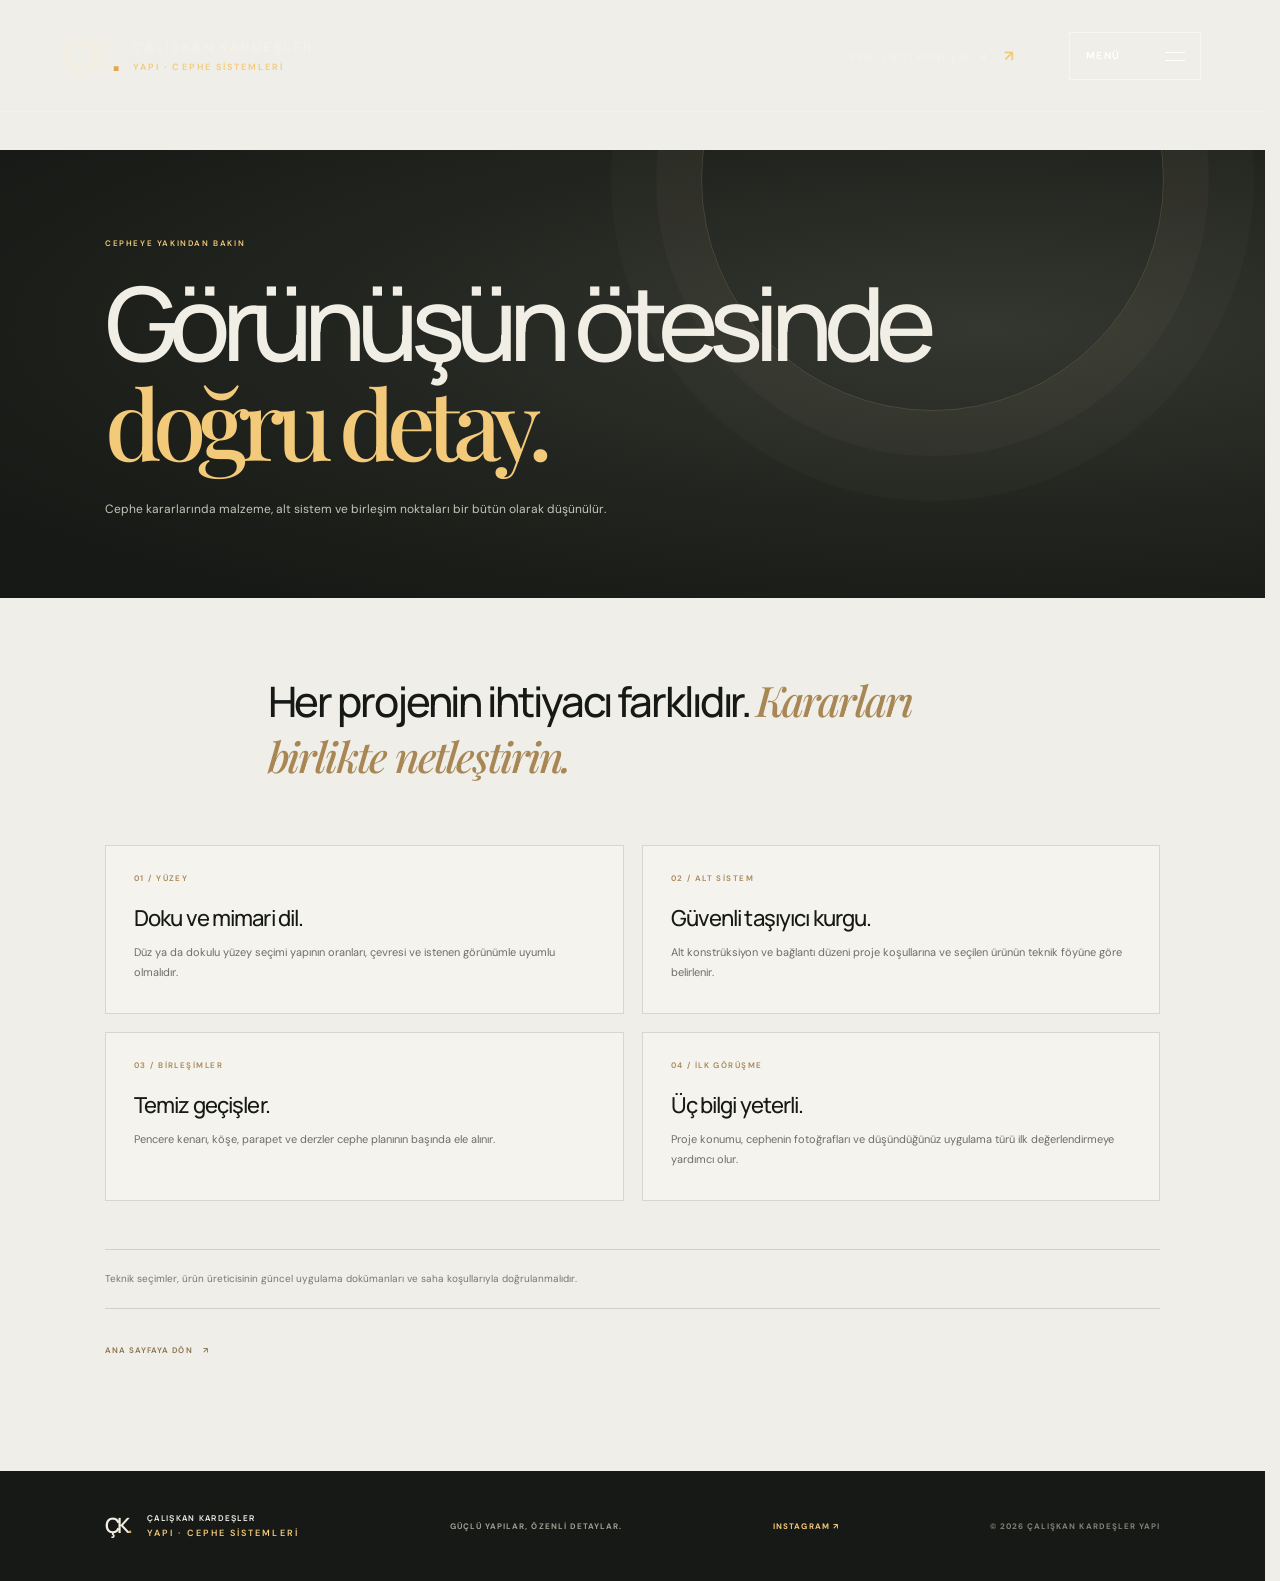
<file: cephe-rehberi.html>
<!doctype html><html lang="tr"><head><meta charset="utf-8"><meta name="viewport" content="width=device-width, initial-scale=1"><meta name="theme-color" content="#171916"><meta name="description" content="Dış cephe sistemleri, yüzey seçimi ve uygulama detayları hakkında pratik rehber."><title>Cephe Rehberi — Çalışkan Kardeşler Yapı</title><link rel="preconnect" href="https://fonts.googleapis.com"><link rel="preconnect" href="https://fonts.gstatic.com" crossorigin><link href="https://fonts.googleapis.com/css2?family=DM+Sans:wght@400;500;600;700&family=Manrope:wght@400;500;600;700;800&family=Playfair+Display:ital,wght@0,500;0,600;1,500&display=swap" rel="stylesheet"><link rel="stylesheet" href="construction.css?v=2"><link rel="stylesheet" href="typography.css?v=2"><link rel="stylesheet" href="storytelling.css?v=2"><link rel="stylesheet" href="identity.css?v=13"><link rel="stylesheet" href="pages.css?v=1"><script src="construction.js?v=10" defer></script><script>
if ('scrollRestoration' in history) history.scrollRestoration = 'manual';
if (performance.getEntriesByType('navigation')[0]?.type === 'reload') {
  history.replaceState(history.state, '', location.pathname + location.search);
  addEventListener('pageshow', () => scrollTo({top: 0, left: 0, behavior: 'instant'}), {once: true});
}
</script><link rel="stylesheet" href="responsive-final.css?v=1"></head><body><header class="header" id="top"><a class="brand" href="index.html#top" aria-label="Çalışkan Kardeşler Yapı ana sayfa"><span class="brand-mark">ÇK<span>.</span></span><span class="brand-name">ÇALIŞKAN KARDEŞLER<small>YAPI · CEPHE SİSTEMLERİ</small></span></a><nav class="nav" id="site-nav" aria-label="Ana menü"><div class="nav-inner"><p class="nav-kicker">ÇALIŞKAN KARDEŞLER YAPI <span>—</span> MENÜ</p><a href="index.html#hakkimizda"><small>01</small> Hakkımızda <b>↗</b></a><a href="index.html#uzmanlik"><small>02</small> Uzmanlık <b>↗</b></a><a href="index.html#cephe-rehberi"><small>03</small> Cephe rehberi <b>↗</b></a><a href="index.html#projeler"><small>04</small> Projeler <b>↗</b></a><a href="index.html#iletisim"><small>05</small> İletişim <b>↗</b></a><p class="nav-note">Yapıya değer katan cepheler.<br>İstanbul · Türkiye</p></div><aside class="nav-feature"><div class="nav-feature-photo"><img src="assets/instagram-project-night.jpg" alt="Sıcak cephe aydınlatmalı yapı"><span>INSTAGRAM’DAN / SAHADAN</span></div><div class="nav-feature-copy"><p>CEPHEDE ÖNE ÇIKANLAR</p><h2>Detaylar<br><em>fark yaratır.</em></h2><a href="index.html#projeler">Projeleri incele <b>↗</b></a></div><div class="nav-feature-bottom"><div><span>UZMANLIK</span><b>Fibercement · Betopan · Dış cephe</b></div><a data-instagram-message href="https://www.instagram.com/caliskankardesleryapi/" target="_blank" rel="noopener noreferrer">Instagram’da bize yazın <b>↗</b></a></div></aside></nav><a class="header-contact" href="index.html#iletisim">PROJENİZİ KONUŞALIM <span>↗</span></a><button class="menu-toggle" aria-label="Menüyü aç" aria-expanded="false" aria-controls="site-nav"><span class="menu-label">MENÜ</span><i></i><i></i></button></header><main class="inner-page"><section class="page-hero"><p class="page-kicker">CEPHEYE YAKINDAN BAKIN</p><h1>Görünüşün ötesinde<br><em>doğru detay.</em></h1><p>Cephe kararlarında malzeme, alt sistem ve birleşim noktaları bir bütün olarak düşünülür.</p></section><div class="page-body"><p class="page-intro">Her projenin ihtiyacı farklıdır. <em>Kararları birlikte netleştirin.</em></p><div class="page-columns"><article class="page-card"><span>01 / YÜZEY</span><h2>Doku ve mimari dil.</h2><p>Düz ya da dokulu yüzey seçimi yapının oranları, çevresi ve istenen görünümle uyumlu olmalıdır.</p></article><article class="page-card"><span>02 / ALT SİSTEM</span><h2>Güvenli taşıyıcı kurgu.</h2><p>Alt konstrüksiyon ve bağlantı düzeni proje koşullarına ve seçilen ürünün teknik föyüne göre belirlenir.</p></article><article class="page-card"><span>03 / BİRLEŞİMLER</span><h2>Temiz geçişler.</h2><p>Pencere kenarı, köşe, parapet ve derzler cephe planının başında ele alınır.</p></article><article class="page-card"><span>04 / İLK GÖRÜŞME</span><h2>Üç bilgi yeterli.</h2><p>Proje konumu, cephenin fotoğrafları ve düşündüğünüz uygulama türü ilk değerlendirmeye yardımcı olur.</p></article></div><p class="page-note">Teknik seçimler, ürün üreticisinin güncel uygulama dokümanları ve saha koşullarıyla doğrulanmalıdır.</p><a class="page-back" href="index.html#top">Ana sayfaya dön <span>↗</span></a></div></main><footer class="footer"><a class="brand footer-brand" href="index.html#top"><span class="brand-mark">ÇK<span>.</span></span><span class="brand-name">ÇALIŞKAN KARDEŞLER<small>YAPI · CEPHE SİSTEMLERİ</small></span></a><span class="footer-motto">GÜÇLÜ YAPILAR, ÖZENLİ DETAYLAR.</span><a href="https://www.instagram.com/caliskankardesleryapi/" target="_blank" rel="noopener noreferrer">INSTAGRAM ↗</a><span class="copyright">© 2026 ÇALIŞKAN KARDEŞLER YAPI</span></footer></body></html>
</file>
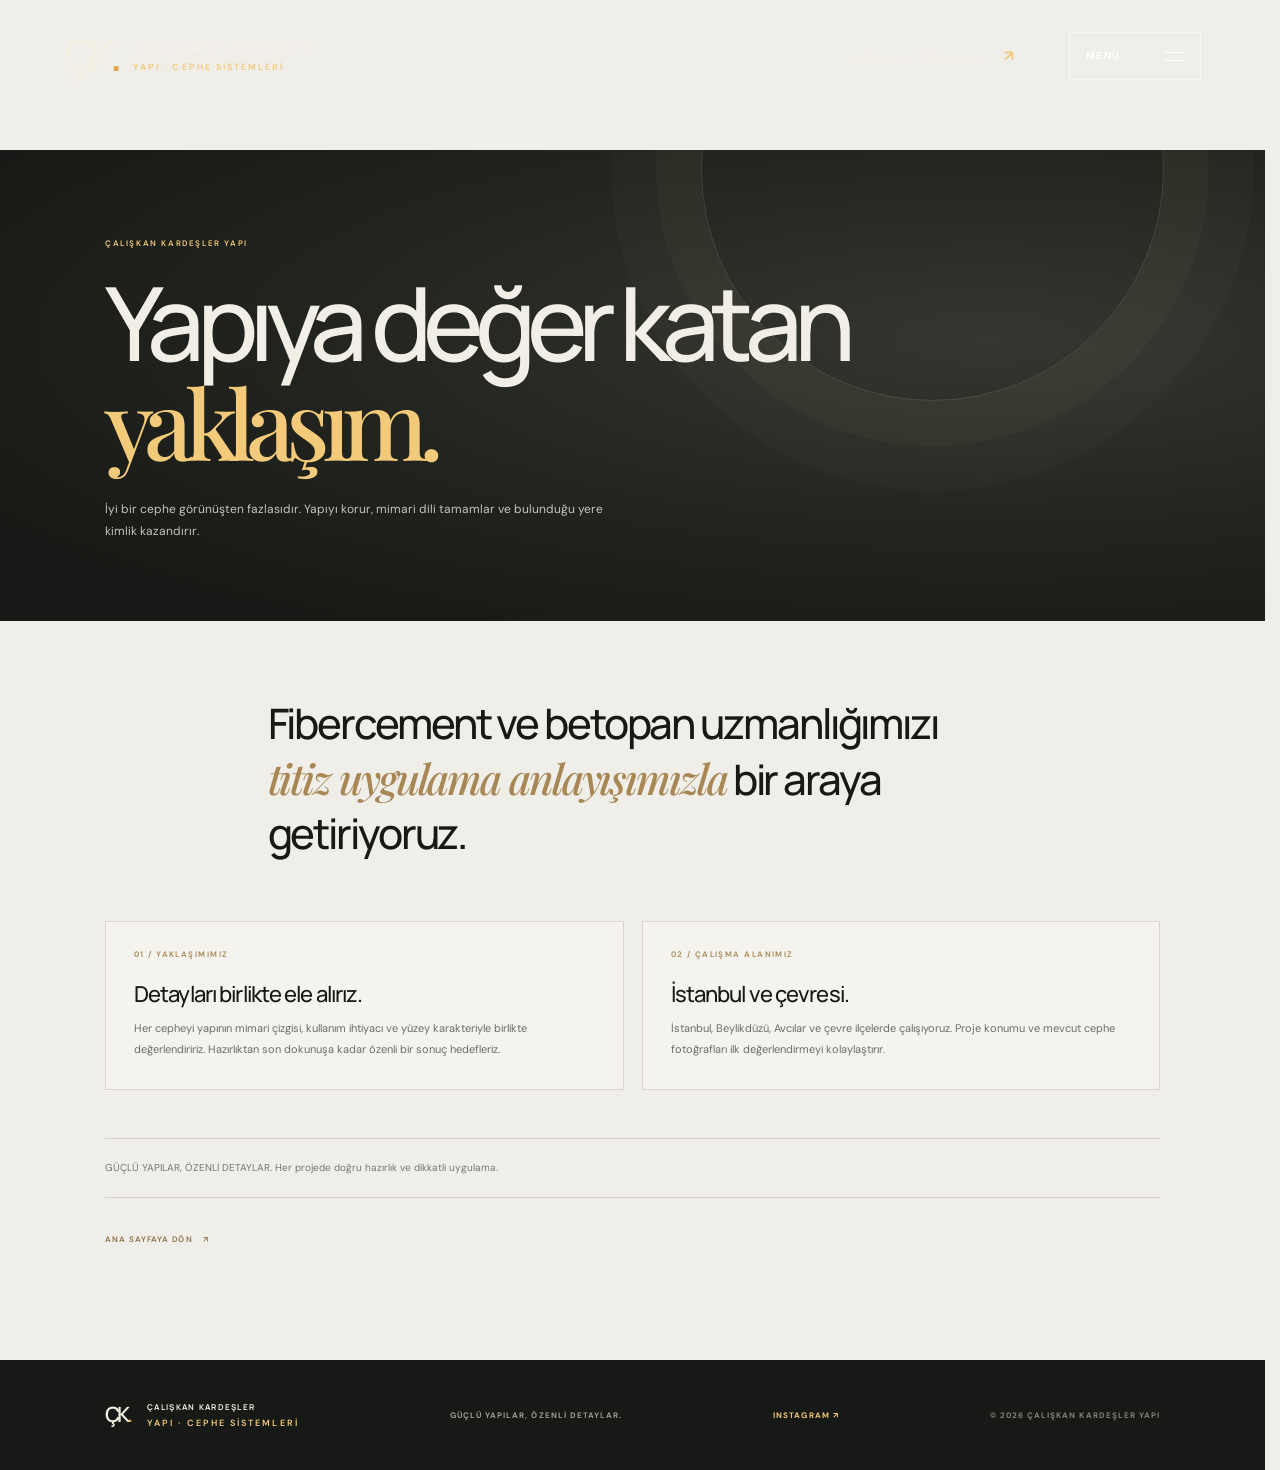
<file: hakkimizda.html>
<!doctype html><html lang="tr"><head><meta charset="utf-8"><meta name="viewport" content="width=device-width, initial-scale=1"><meta name="theme-color" content="#171916"><meta name="description" content="Çalışkan Kardeşler Yapı'nın cephe uygulamalarındaki çalışma anlayışı."><title>Hakkımızda — Çalışkan Kardeşler Yapı</title><link rel="preconnect" href="https://fonts.googleapis.com"><link rel="preconnect" href="https://fonts.gstatic.com" crossorigin><link href="https://fonts.googleapis.com/css2?family=DM+Sans:wght@400;500;600;700&family=Manrope:wght@400;500;600;700;800&family=Playfair+Display:ital,wght@0,500;0,600;1,500&display=swap" rel="stylesheet"><link rel="stylesheet" href="construction.css?v=2"><link rel="stylesheet" href="typography.css?v=2"><link rel="stylesheet" href="storytelling.css?v=2"><link rel="stylesheet" href="identity.css?v=13"><link rel="stylesheet" href="pages.css?v=1"><script src="construction.js?v=10" defer></script><script>
if ('scrollRestoration' in history) history.scrollRestoration = 'manual';
if (performance.getEntriesByType('navigation')[0]?.type === 'reload') {
  history.replaceState(history.state, '', location.pathname + location.search);
  addEventListener('pageshow', () => scrollTo({top: 0, left: 0, behavior: 'instant'}), {once: true});
}
</script><link rel="stylesheet" href="responsive-final.css?v=1"></head><body><header class="header" id="top"><a class="brand" href="index.html#top" aria-label="Çalışkan Kardeşler Yapı ana sayfa"><span class="brand-mark">ÇK<span>.</span></span><span class="brand-name">ÇALIŞKAN KARDEŞLER<small>YAPI · CEPHE SİSTEMLERİ</small></span></a><nav class="nav" id="site-nav" aria-label="Ana menü"><div class="nav-inner"><p class="nav-kicker">ÇALIŞKAN KARDEŞLER YAPI <span>—</span> MENÜ</p><a href="index.html#hakkimizda"><small>01</small> Hakkımızda <b>↗</b></a><a href="index.html#uzmanlik"><small>02</small> Uzmanlık <b>↗</b></a><a href="index.html#cephe-rehberi"><small>03</small> Cephe rehberi <b>↗</b></a><a href="index.html#projeler"><small>04</small> Projeler <b>↗</b></a><a href="index.html#iletisim"><small>05</small> İletişim <b>↗</b></a><p class="nav-note">Yapıya değer katan cepheler.<br>İstanbul · Türkiye</p></div><aside class="nav-feature"><div class="nav-feature-photo"><img src="assets/instagram-project-night.jpg" alt="Sıcak cephe aydınlatmalı yapı"><span>INSTAGRAM’DAN / SAHADAN</span></div><div class="nav-feature-copy"><p>CEPHEDE ÖNE ÇIKANLAR</p><h2>Detaylar<br><em>fark yaratır.</em></h2><a href="index.html#projeler">Projeleri incele <b>↗</b></a></div><div class="nav-feature-bottom"><div><span>UZMANLIK</span><b>Fibercement · Betopan · Dış cephe</b></div><a data-instagram-message href="https://www.instagram.com/caliskankardesleryapi/" target="_blank" rel="noopener noreferrer">Instagram’da bize yazın <b>↗</b></a></div></aside></nav><a class="header-contact" href="index.html#iletisim">PROJENİZİ KONUŞALIM <span>↗</span></a><button class="menu-toggle" aria-label="Menüyü aç" aria-expanded="false" aria-controls="site-nav"><span class="menu-label">MENÜ</span><i></i><i></i></button></header><main class="inner-page"><section class="page-hero"><p class="page-kicker">ÇALIŞKAN KARDEŞLER YAPI</p><h1>Yapıya değer katan <em>yaklaşım.</em></h1><p>İyi bir cephe görünüşten fazlasıdır. Yapıyı korur, mimari dili tamamlar ve bulunduğu yere kimlik kazandırır.</p></section><div class="page-body"><p class="page-intro">Fibercement ve betopan uzmanlığımızı <em>titiz uygulama anlayışımızla</em> bir araya getiriyoruz.</p><div class="page-columns"><article class="page-card"><span>01 / YAKLAŞIMIMIZ</span><h2>Detayları birlikte ele alırız.</h2><p>Her cepheyi yapının mimari çizgisi, kullanım ihtiyacı ve yüzey karakteriyle birlikte değerlendiririz. Hazırlıktan son dokunuşa kadar özenli bir sonuç hedefleriz.</p></article><article class="page-card"><span>02 / ÇALIŞMA ALANIMIZ</span><h2>İstanbul ve çevresi.</h2><p>İstanbul, Beylikdüzü, Avcılar ve çevre ilçelerde çalışıyoruz. Proje konumu ve mevcut cephe fotoğrafları ilk değerlendirmeyi kolaylaştırır.</p></article></div><p class="page-note">GÜÇLÜ YAPILAR, ÖZENLİ DETAYLAR. Her projede doğru hazırlık ve dikkatli uygulama.</p><a class="page-back" href="index.html#top">Ana sayfaya dön <span>↗</span></a></div></main><footer class="footer"><a class="brand footer-brand" href="index.html#top"><span class="brand-mark">ÇK<span>.</span></span><span class="brand-name">ÇALIŞKAN KARDEŞLER<small>YAPI · CEPHE SİSTEMLERİ</small></span></a><span class="footer-motto">GÜÇLÜ YAPILAR, ÖZENLİ DETAYLAR.</span><a href="https://www.instagram.com/caliskankardesleryapi/" target="_blank" rel="noopener noreferrer">INSTAGRAM ↗</a><span class="copyright">© 2026 ÇALIŞKAN KARDEŞLER YAPI</span></footer></body></html>
</file>
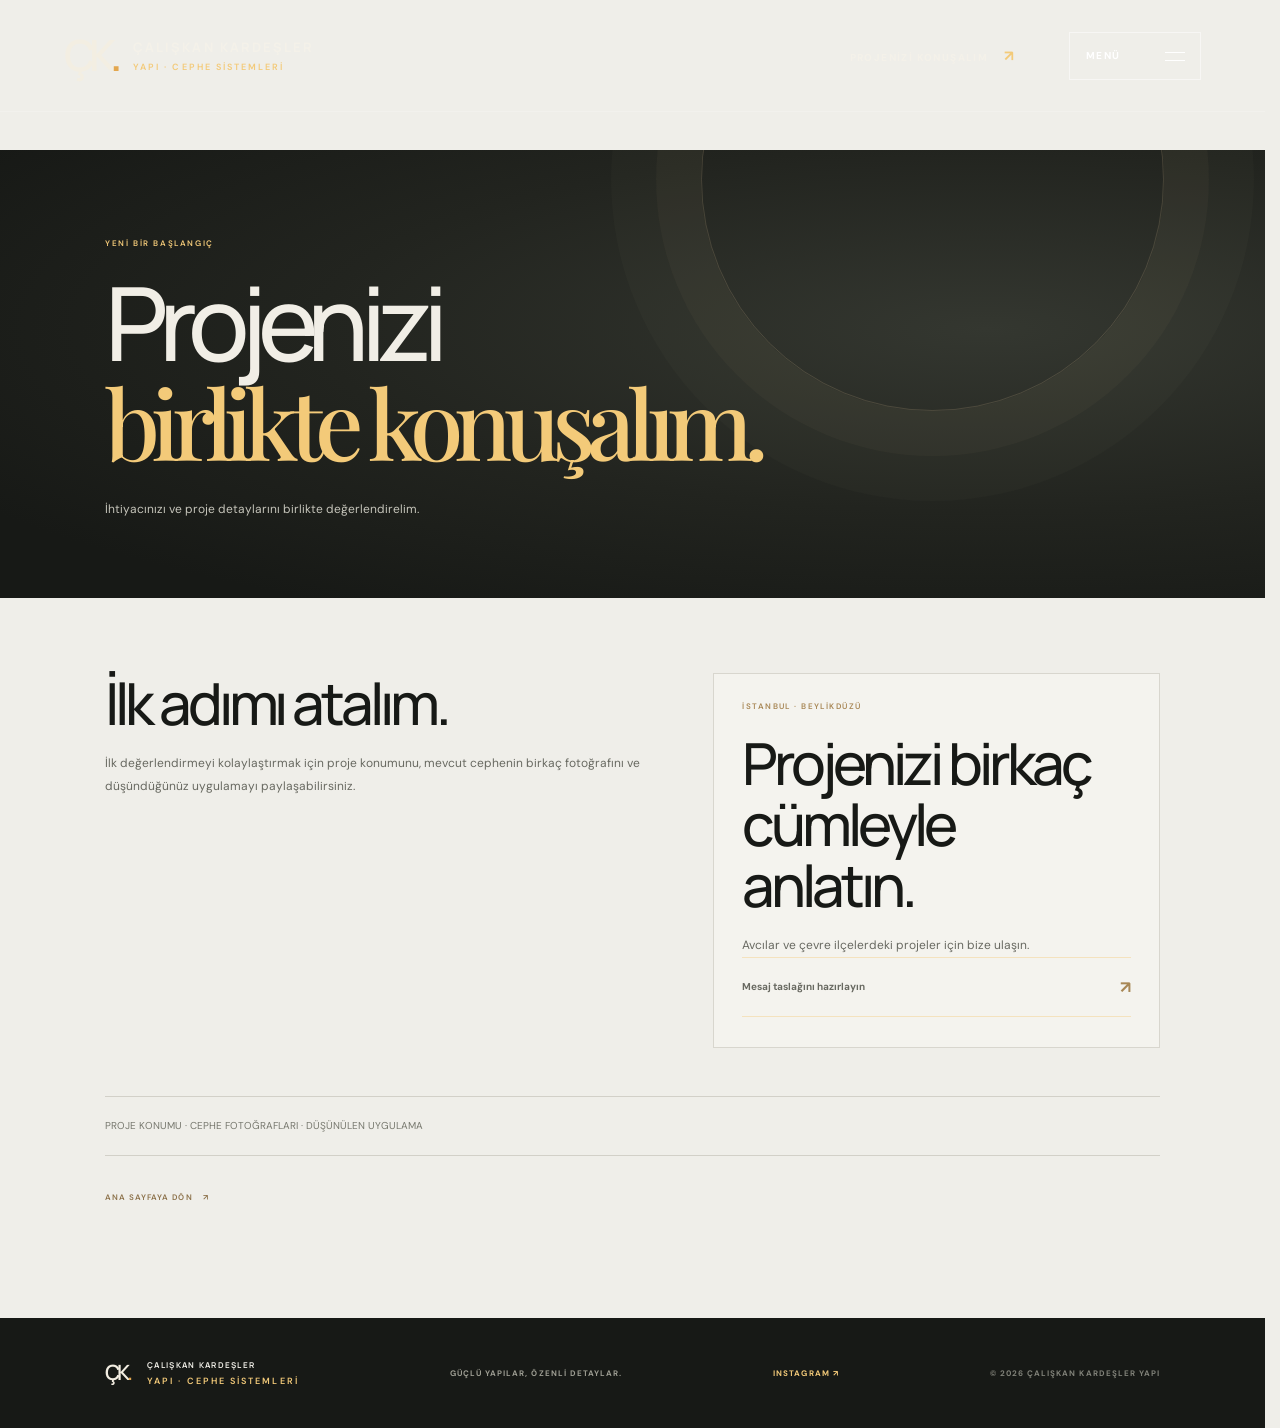
<file: iletisim.html>
<!doctype html><html lang="tr"><head><meta charset="utf-8"><meta name="viewport" content="width=device-width, initial-scale=1"><meta name="theme-color" content="#171916"><meta name="description" content="Cephe projeniz hakkında Çalışkan Kardeşler Yapı ile görüşün."><title>İletişim — Çalışkan Kardeşler Yapı</title><link rel="preconnect" href="https://fonts.googleapis.com"><link rel="preconnect" href="https://fonts.gstatic.com" crossorigin><link href="https://fonts.googleapis.com/css2?family=DM+Sans:wght@400;500;600;700&family=Manrope:wght@400;500;600;700;800&family=Playfair+Display:ital,wght@0,500;0,600;1,500&display=swap" rel="stylesheet"><link rel="stylesheet" href="construction.css?v=2"><link rel="stylesheet" href="typography.css?v=2"><link rel="stylesheet" href="storytelling.css?v=2"><link rel="stylesheet" href="identity.css?v=13"><link rel="stylesheet" href="pages.css?v=1"><script src="construction.js?v=10" defer></script><script>
if ('scrollRestoration' in history) history.scrollRestoration = 'manual';
if (performance.getEntriesByType('navigation')[0]?.type === 'reload') {
  history.replaceState(history.state, '', location.pathname + location.search);
  addEventListener('pageshow', () => scrollTo({top: 0, left: 0, behavior: 'instant'}), {once: true});
}
</script><link rel="stylesheet" href="responsive-final.css?v=1"></head><body><header class="header" id="top"><a class="brand" href="index.html#top" aria-label="Çalışkan Kardeşler Yapı ana sayfa"><span class="brand-mark">ÇK<span>.</span></span><span class="brand-name">ÇALIŞKAN KARDEŞLER<small>YAPI · CEPHE SİSTEMLERİ</small></span></a><nav class="nav" id="site-nav" aria-label="Ana menü"><div class="nav-inner"><p class="nav-kicker">ÇALIŞKAN KARDEŞLER YAPI <span>—</span> MENÜ</p><a href="index.html#hakkimizda"><small>01</small> Hakkımızda <b>↗</b></a><a href="index.html#uzmanlik"><small>02</small> Uzmanlık <b>↗</b></a><a href="index.html#cephe-rehberi"><small>03</small> Cephe rehberi <b>↗</b></a><a href="index.html#projeler"><small>04</small> Projeler <b>↗</b></a><a href="index.html#iletisim"><small>05</small> İletişim <b>↗</b></a><p class="nav-note">Yapıya değer katan cepheler.<br>İstanbul · Türkiye</p></div><aside class="nav-feature"><div class="nav-feature-photo"><img src="assets/instagram-project-night.jpg" alt="Sıcak cephe aydınlatmalı yapı"><span>INSTAGRAM’DAN / SAHADAN</span></div><div class="nav-feature-copy"><p>CEPHEDE ÖNE ÇIKANLAR</p><h2>Detaylar<br><em>fark yaratır.</em></h2><a href="index.html#projeler">Projeleri incele <b>↗</b></a></div><div class="nav-feature-bottom"><div><span>UZMANLIK</span><b>Fibercement · Betopan · Dış cephe</b></div><a data-instagram-message href="https://www.instagram.com/caliskankardesleryapi/" target="_blank" rel="noopener noreferrer">Instagram’da bize yazın <b>↗</b></a></div></aside></nav><a class="header-contact" href="index.html#iletisim">PROJENİZİ KONUŞALIM <span>↗</span></a><button class="menu-toggle" aria-label="Menüyü aç" aria-expanded="false" aria-controls="site-nav"><span class="menu-label">MENÜ</span><i></i><i></i></button></header><main class="inner-page"><section class="page-hero"><p class="page-kicker">YENİ BİR BAŞLANGIÇ</p><h1>Projenizi<br><em>birlikte konuşalım.</em></h1><p>İhtiyacınızı ve proje detaylarını birlikte değerlendirelim.</p></section><div class="page-body"><div class="page-contact"><div><h2>İlk adımı atalım.</h2><p>İlk değerlendirmeyi kolaylaştırmak için proje konumunu, mevcut cephenin birkaç fotoğrafını ve düşündüğünüz uygulamayı paylaşabilirsiniz.</p></div><div><article class="page-card"><span>İSTANBUL · BEYLİKDÜZÜ</span><h2>Projenizi birkaç cümleyle anlatın.</h2><p>Avcılar ve çevre ilçelerdeki projeler için bize ulaşın.</p><p><a data-instagram-message class="contact-cta" href="https://www.instagram.com/caliskankardesleryapi/" target="_blank" rel="noopener noreferrer"><span>Mesaj taslağını hazırlayın</span><b>↗</b></a></p></article></div></div><p class="page-note">PROJE KONUMU · CEPHE FOTOĞRAFLARI · DÜŞÜNÜLEN UYGULAMA</p><a class="page-back" href="index.html#top">Ana sayfaya dön <span>↗</span></a></div></main><footer class="footer"><a class="brand footer-brand" href="index.html#top"><span class="brand-mark">ÇK<span>.</span></span><span class="brand-name">ÇALIŞKAN KARDEŞLER<small>YAPI · CEPHE SİSTEMLERİ</small></span></a><span class="footer-motto">GÜÇLÜ YAPILAR, ÖZENLİ DETAYLAR.</span><a href="https://www.instagram.com/caliskankardesleryapi/" target="_blank" rel="noopener noreferrer">INSTAGRAM ↗</a><span class="copyright">© 2026 ÇALIŞKAN KARDEŞLER YAPI</span></footer></body></html>
</file>
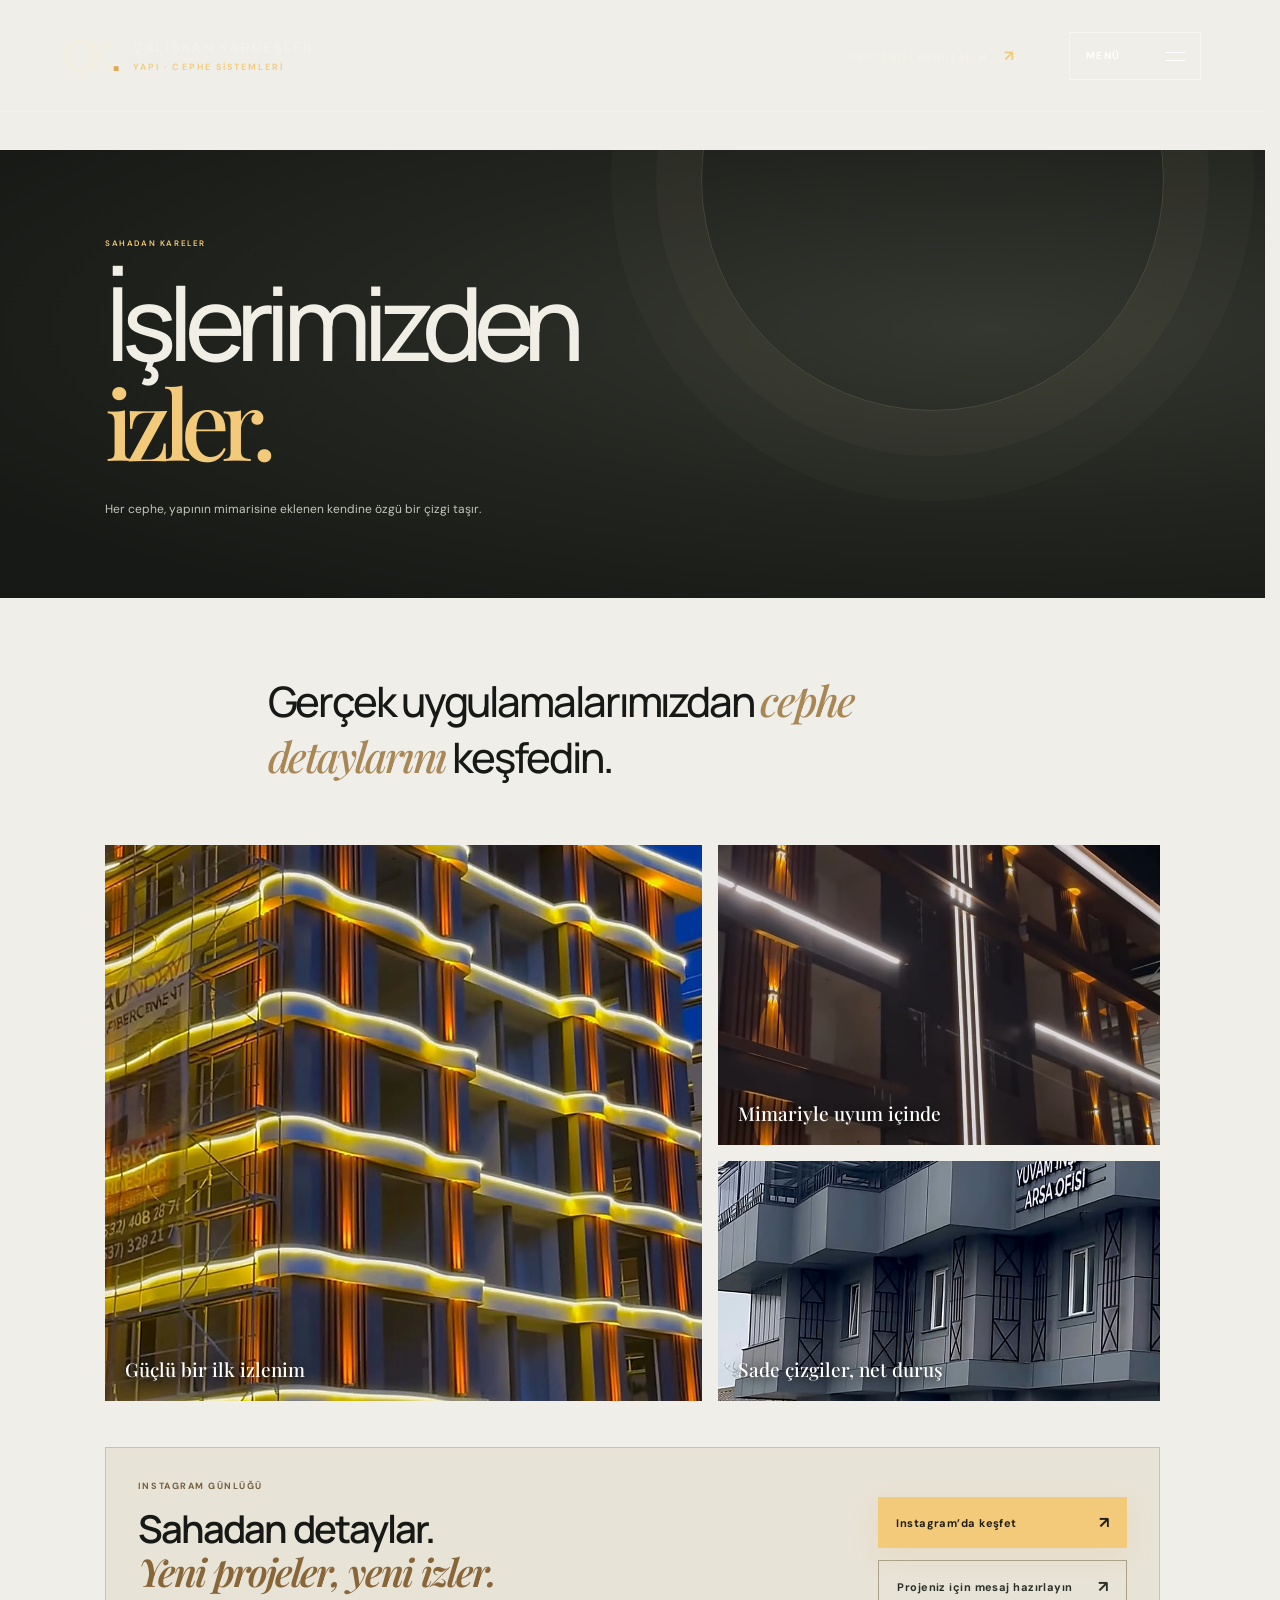
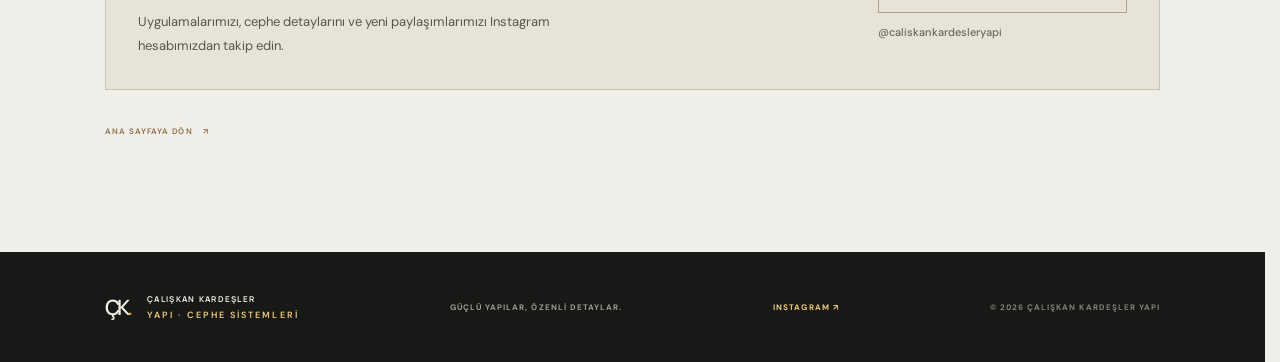
<file: projeler.html>
<!doctype html>
<html lang="tr">
<head>
<meta charset="utf-8"><meta name="viewport" content="width=device-width, initial-scale=1"><meta name="theme-color" content="#171916">
<meta name="description" content="Çalışkan Kardeşler Yapı'nın tamamlanan dış cephe uygulamalarından seçilmiş proje görselleri.">
<title>Projeler — Çalışkan Kardeşler Yapı</title>
<link rel="preconnect" href="https://fonts.googleapis.com"><link rel="preconnect" href="https://fonts.gstatic.com" crossorigin>
<link href="https://fonts.googleapis.com/css2?family=DM+Sans:wght@400;500;600;700&family=Manrope:wght@400;500;600;700;800&family=Playfair+Display:ital,wght@0,500;0,600;1,500&display=swap" rel="stylesheet">
<link rel="stylesheet" href="construction.css?v=2"><link rel="stylesheet" href="typography.css?v=2"><link rel="stylesheet" href="storytelling.css?v=2"><link rel="stylesheet" href="identity.css?v=13"><link rel="stylesheet" href="pages.css?v=2"><script src="construction.js?v=10" defer></script>
<style>.project-lightbox{position:fixed;inset:0;width:min(94vw,1200px);height:min(92dvh,900px);max-width:none;max-height:none;margin:auto;padding:52px 20px 18px;border:1px solid #ffffff3d;background:#111;color:#fff;overflow:hidden}.project-lightbox::backdrop{background:#090b0ae8;backdrop-filter:blur(8px)}.project-lightbox img{display:block;width:100%;height:calc(100% - 38px);object-fit:contain}.project-lightbox p{margin:10px 0 0;text-align:center;font:500 16px 'Playfair Display',serif}.project-lightbox button{position:absolute;top:10px;right:14px;width:40px;height:40px;border:1px solid #ffffff80;border-radius:50%;background:transparent;color:white;font-size:28px;cursor:pointer}.page-gallery a{cursor:zoom-in}</style>
<script>
if ('scrollRestoration' in history) history.scrollRestoration = 'manual';
if (performance.getEntriesByType('navigation')[0]?.type === 'reload') {
  history.replaceState(history.state, '', location.pathname + location.search);
  addEventListener('pageshow', () => scrollTo({top: 0, left: 0, behavior: 'instant'}), {once: true});
}
</script><link rel="stylesheet" href="responsive-final.css?v=1"></head>
<body>
<header class="header" id="top"><a class="brand" href="index.html#top" aria-label="Çalışkan Kardeşler Yapı ana sayfa"><span class="brand-mark">ÇK<span>.</span></span><span class="brand-name">ÇALIŞKAN KARDEŞLER<small>YAPI · CEPHE SİSTEMLERİ</small></span></a><nav class="nav" id="site-nav" aria-label="Ana menü"><div class="nav-inner"><p class="nav-kicker">ÇALIŞKAN KARDEŞLER YAPI <span>—</span> MENÜ</p><a href="index.html#hakkimizda"><small>01</small> Hakkımızda <b>↗</b></a><a href="index.html#uzmanlik"><small>02</small> Uzmanlık <b>↗</b></a><a href="index.html#cephe-rehberi"><small>03</small> Cephe rehberi <b>↗</b></a><a href="index.html#projeler"><small>04</small> Projeler <b>↗</b></a><a href="index.html#iletisim"><small>05</small> İletişim <b>↗</b></a><p class="nav-note">Yapıya değer katan cepheler.<br>İstanbul · Türkiye</p></div><aside class="nav-feature"><div class="nav-feature-photo"><img src="assets/instagram-project-night.jpg" alt="Sıcak cephe aydınlatmalı yapı"><span>SAHADAN</span></div><div class="nav-feature-copy"><p>CEPHEDE ÖNE ÇIKANLAR</p><h2>Detaylar<br><em>fark yaratır.</em></h2><a href="index.html#projeler">Projeleri incele <b>↗</b></a></div><div class="nav-feature-bottom"><div><span>UZMANLIK</span><b>Fibercement · Betopan · Dış cephe</b></div><a data-instagram-message href="https://www.instagram.com/caliskankardesleryapi/" target="_blank" rel="noopener noreferrer">Instagram’da bize yazın <b>↗</b></a></div></aside></nav><a class="header-contact" href="index.html#iletisim">PROJENİZİ KONUŞALIM <span>↗</span></a><button class="menu-toggle" aria-label="Menüyü aç" aria-expanded="false" aria-controls="site-nav"><span class="menu-label">MENÜ</span><i></i><i></i></button></header>
<main class="inner-page"><section class="page-hero"><p class="page-kicker">SAHADAN KARELER</p><h1>İşlerimizden<br><em>izler.</em></h1><p>Her cephe, yapının mimarisine eklenen kendine özgü bir çizgi taşır.</p></section><div class="page-body"><p class="page-intro">Gerçek uygulamalarımızdan <em>cephe detaylarını</em> keşfedin.</p><div class="page-gallery"><a href="https://www.instagram.com/caliskankardesleryapi/" target="_blank" rel="noopener noreferrer" aria-label="Projeleri Instagram’da inceleyin (yeni sekme)"><img src="assets/instagram-project-lighting-sharp.jpg" alt="Altın ışık çizgileriyle öne çıkan dış cephe"><span>Güçlü bir ilk izlenim</span></a><a href="https://www.instagram.com/caliskankardesleryapi/" target="_blank" rel="noopener noreferrer" aria-label="Projeleri Instagram’da inceleyin (yeni sekme)"><img src="assets/instagram-project-night.jpg" alt="Sıcak aydınlatmalı konut cephesi"><span>Mimariyle uyum içinde</span></a><a href="https://www.instagram.com/caliskankardesleryapi/" target="_blank" rel="noopener noreferrer" aria-label="Projeleri Instagram’da inceleyin (yeni sekme)"><img src="assets/instagram-project-day-sharp.jpg" alt="Gri ve füme tonlarda modern dış cephe"><span>Sade çizgiler, net duruş</span></a></div><div class="instagram-story"><div><p class="eyebrow">INSTAGRAM GÜNLÜĞÜ</p><h3>Sahadan detaylar.<br><em>Yeni projeler, yeni izler.</em></h3><p>Uygulamalarımızı, cephe detaylarını ve yeni paylaşımlarımızı Instagram hesabımızdan takip edin.</p></div><div class="instagram-story-actions"><a class="button button-gold" href="https://www.instagram.com/caliskankardesleryapi/" target="_blank" rel="noopener noreferrer">Instagram’da keşfet <span>↗</span></a><button class="button instagram-draft-button" type="button" data-instagram-message>Projeniz için mesaj hazırlayın <span>↗</span></button><small>@caliskankardesleryapi</small></div></div><a class="page-back" href="index.html#top">Ana sayfaya dön <span>↗</span></a></div></main>

<footer class="footer"><a class="brand footer-brand" href="index.html#top"><span class="brand-mark">ÇK<span>.</span></span><span class="brand-name">ÇALIŞKAN KARDEŞLER<small>YAPI · CEPHE SİSTEMLERİ</small></span></a><span class="footer-motto">GÜÇLÜ YAPILAR, ÖZENLİ DETAYLAR.</span><a href="https://www.instagram.com/caliskankardesleryapi/" target="_blank" rel="noopener noreferrer">INSTAGRAM ↗</a><span class="copyright">© 2026 ÇALIŞKAN KARDEŞLER YAPI</span></footer>

</body></html>
</file>
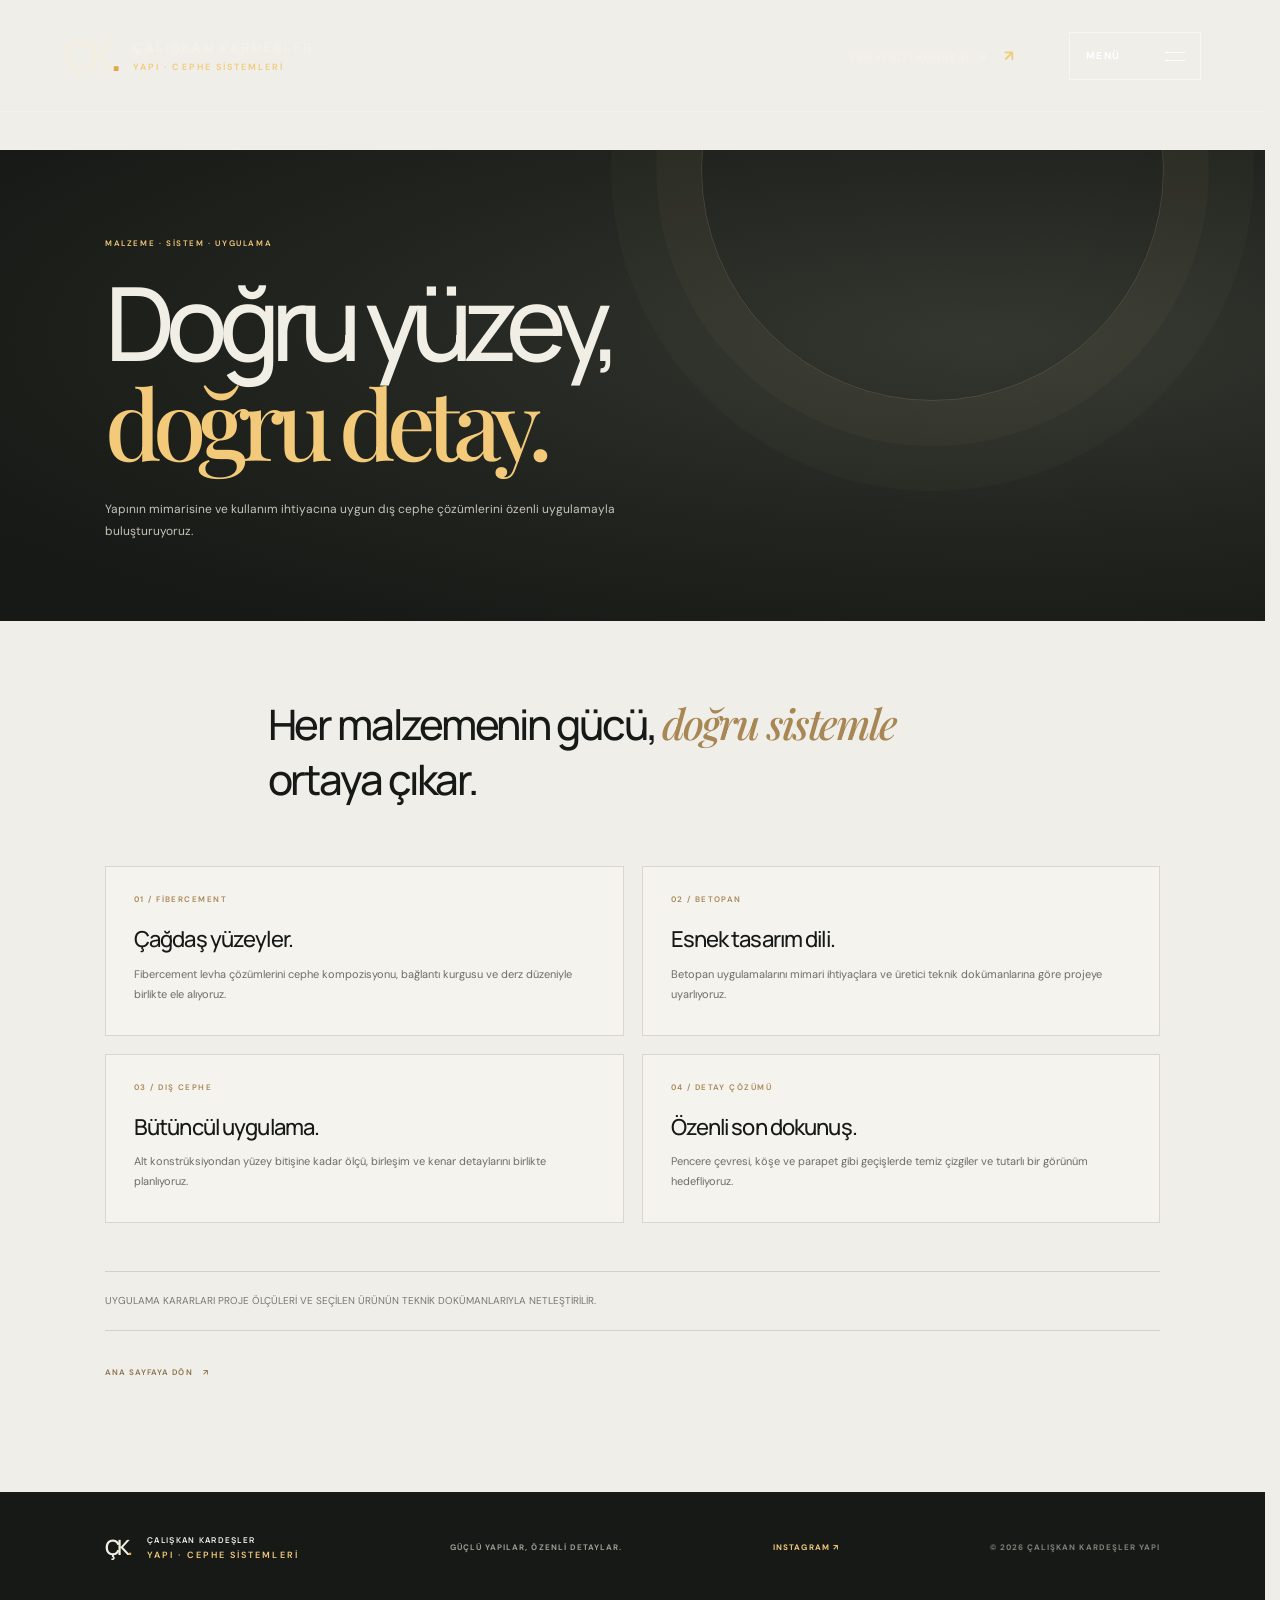
<file: uzmanlik.html>
<!doctype html><html lang="tr"><head><meta charset="utf-8"><meta name="viewport" content="width=device-width, initial-scale=1"><meta name="theme-color" content="#171916"><meta name="description" content="Fibercement, betopan ve dış cephe sistemi uygulama alanlarımız."><title>Uzmanlık — Çalışkan Kardeşler Yapı</title><link rel="preconnect" href="https://fonts.googleapis.com"><link rel="preconnect" href="https://fonts.gstatic.com" crossorigin><link href="https://fonts.googleapis.com/css2?family=DM+Sans:wght@400;500;600;700&family=Manrope:wght@400;500;600;700;800&family=Playfair+Display:ital,wght@0,500;0,600;1,500&display=swap" rel="stylesheet"><link rel="stylesheet" href="construction.css?v=2"><link rel="stylesheet" href="typography.css?v=2"><link rel="stylesheet" href="storytelling.css?v=2"><link rel="stylesheet" href="identity.css?v=13"><link rel="stylesheet" href="pages.css?v=1"><script src="construction.js?v=10" defer></script><script>
if ('scrollRestoration' in history) history.scrollRestoration = 'manual';
if (performance.getEntriesByType('navigation')[0]?.type === 'reload') {
  history.replaceState(history.state, '', location.pathname + location.search);
  addEventListener('pageshow', () => scrollTo({top: 0, left: 0, behavior: 'instant'}), {once: true});
}
</script><link rel="stylesheet" href="responsive-final.css?v=1"></head><body><header class="header" id="top"><a class="brand" href="index.html#top" aria-label="Çalışkan Kardeşler Yapı ana sayfa"><span class="brand-mark">ÇK<span>.</span></span><span class="brand-name">ÇALIŞKAN KARDEŞLER<small>YAPI · CEPHE SİSTEMLERİ</small></span></a><nav class="nav" id="site-nav" aria-label="Ana menü"><div class="nav-inner"><p class="nav-kicker">ÇALIŞKAN KARDEŞLER YAPI <span>—</span> MENÜ</p><a href="index.html#hakkimizda"><small>01</small> Hakkımızda <b>↗</b></a><a href="index.html#uzmanlik"><small>02</small> Uzmanlık <b>↗</b></a><a href="index.html#cephe-rehberi"><small>03</small> Cephe rehberi <b>↗</b></a><a href="index.html#projeler"><small>04</small> Projeler <b>↗</b></a><a href="index.html#iletisim"><small>05</small> İletişim <b>↗</b></a><p class="nav-note">Yapıya değer katan cepheler.<br>İstanbul · Türkiye</p></div><aside class="nav-feature"><div class="nav-feature-photo"><img src="assets/instagram-project-night.jpg" alt="Sıcak cephe aydınlatmalı yapı"><span>INSTAGRAM’DAN / SAHADAN</span></div><div class="nav-feature-copy"><p>CEPHEDE ÖNE ÇIKANLAR</p><h2>Detaylar<br><em>fark yaratır.</em></h2><a href="index.html#projeler">Projeleri incele <b>↗</b></a></div><div class="nav-feature-bottom"><div><span>UZMANLIK</span><b>Fibercement · Betopan · Dış cephe</b></div><a data-instagram-message href="https://www.instagram.com/caliskankardesleryapi/" target="_blank" rel="noopener noreferrer">Instagram’da bize yazın <b>↗</b></a></div></aside></nav><a class="header-contact" href="index.html#iletisim">PROJENİZİ KONUŞALIM <span>↗</span></a><button class="menu-toggle" aria-label="Menüyü aç" aria-expanded="false" aria-controls="site-nav"><span class="menu-label">MENÜ</span><i></i><i></i></button></header><main class="inner-page"><section class="page-hero"><p class="page-kicker">MALZEME · SİSTEM · UYGULAMA</p><h1>Doğru yüzey,<br><em>doğru detay.</em></h1><p>Yapının mimarisine ve kullanım ihtiyacına uygun dış cephe çözümlerini özenli uygulamayla buluşturuyoruz.</p></section><div class="page-body"><p class="page-intro">Her malzemenin gücü, <em>doğru sistemle</em> ortaya çıkar.</p><div class="page-columns"><article class="page-card"><span>01 / FİBERCEMENT</span><h2>Çağdaş yüzeyler.</h2><p>Fibercement levha çözümlerini cephe kompozisyonu, bağlantı kurgusu ve derz düzeniyle birlikte ele alıyoruz.</p></article><article class="page-card"><span>02 / BETOPAN</span><h2>Esnek tasarım dili.</h2><p>Betopan uygulamalarını mimari ihtiyaçlara ve üretici teknik dokümanlarına göre projeye uyarlıyoruz.</p></article><article class="page-card"><span>03 / DIŞ CEPHE</span><h2>Bütüncül uygulama.</h2><p>Alt konstrüksiyondan yüzey bitişine kadar ölçü, birleşim ve kenar detaylarını birlikte planlıyoruz.</p></article><article class="page-card"><span>04 / DETAY ÇÖZÜMÜ</span><h2>Özenli son dokunuş.</h2><p>Pencere çevresi, köşe ve parapet gibi geçişlerde temiz çizgiler ve tutarlı bir görünüm hedefliyoruz.</p></article></div><p class="page-note">UYGULAMA KARARLARI PROJE ÖLÇÜLERİ VE SEÇİLEN ÜRÜNÜN TEKNİK DOKÜMANLARIYLA NETLEŞTİRİLİR.</p><a class="page-back" href="index.html#top">Ana sayfaya dön <span>↗</span></a></div></main><footer class="footer"><a class="brand footer-brand" href="index.html#top"><span class="brand-mark">ÇK<span>.</span></span><span class="brand-name">ÇALIŞKAN KARDEŞLER<small>YAPI · CEPHE SİSTEMLERİ</small></span></a><span class="footer-motto">GÜÇLÜ YAPILAR, ÖZENLİ DETAYLAR.</span><a href="https://www.instagram.com/caliskankardesleryapi/" target="_blank" rel="noopener noreferrer">INSTAGRAM ↗</a><span class="copyright">© 2026 ÇALIŞKAN KARDEŞLER YAPI</span></footer></body></html>
</file>
<file: construction.css>
:root{--ink:#171916;--ink-soft:#222520;--paper:#efeee9;--paper-deep:#e6e4dd;--muted:#97988f;--gold:#c8a66c;--gold-light:#dbc194;--serif:'Playfair Display',Georgia,serif;--sans:'DM Sans',Arial,sans-serif;--display:'Manrope',Arial,sans-serif;--gutter:clamp(26px,8.2vw,132px)}
*{box-sizing:border-box}html{scroll-behavior:smooth;scroll-padding-top:85px}body{margin:0;background:var(--paper);color:var(--ink);font-family:var(--sans);-webkit-font-smoothing:antialiased}body.nav-open{overflow:hidden}a{color:inherit;text-decoration:none}img{display:block;width:100%;height:100%;object-fit:cover}button{font:inherit}.header{height:90px;position:absolute;left:0;right:0;top:0;z-index:30;padding:0 var(--gutter);display:flex;align-items:center;justify-content:space-between;color:#f4f1e9;border-bottom:1px solid rgba(255,255,255,.19);transition:background .3s,height .3s}.header.scrolled{position:fixed;height:74px;background:rgba(23,25,22,.96);backdrop-filter:blur(16px);border-color:rgba(255,255,255,.08)}.brand{display:flex;align-items:center;gap:12px}.brand-mark{font:600 24px var(--display);letter-spacing:-.12em;color:#f3eee2}.brand-mark>span{color:var(--gold)}.brand-name{font:600 9px var(--display);letter-spacing:.13em;line-height:1.5}.brand-name small{display:block;color:var(--gold-light);font:500 7px var(--sans);letter-spacing:.19em}.nav{display:flex;gap:clamp(22px,3vw,48px)}.nav a{font:500 10px var(--sans);color:#e5e1d7;transition:color .25s}.nav a:hover,.header-contact:hover{color:var(--gold-light)}.header-contact{font:600 8px var(--sans);letter-spacing:.12em}.header-contact span{color:var(--gold);margin-left:12px;font-size:15px}.menu-toggle{display:none;background:none;border:0;color:#fff}.hero{height:min(890px,100svh);min-height:690px;position:relative;background:#42423d;color:#fff;overflow:hidden}.hero-image-wrap{position:absolute;inset:0;overflow:hidden}.hero-image{object-position:center 48%;animation:heroReveal 1.8s cubic-bezier(.2,.65,.2,1) both;transform:scale(1.08)}@keyframes heroReveal{to{transform:scale(1)}}.hero-overlay{position:absolute;inset:0;background:linear-gradient(90deg,rgba(18,20,17,.82) 0%,rgba(18,20,17,.65) 38%,rgba(18,20,17,.12) 100%),linear-gradient(0deg,rgba(17,18,16,.56),transparent 29%)}.hero-grain{position:absolute;inset:0;opacity:.12;pointer-events:none;background-image:url("data:image/svg+xml,%3Csvg viewBox='0 0 180 180' xmlns='http://www.w3.org/2000/svg'%3E%3Cfilter id='n'%3E%3CfeTurbulence type='fractalNoise' baseFrequency='.9' numOctaves='3' stitchTiles='stitch'/%3E%3C/filter%3E%3Crect width='100%25' height='100%25' filter='url(%23n)' opacity='.3'/%3E%3C/svg%3E")}.hero-content{position:absolute;left:var(--gutter);top:50%;transform:translateY(-42%);max-width:760px;animation:copyReveal 1.2s .2s both}.eyebrow{margin:0 0 26px;font:600 8px var(--sans);letter-spacing:.2em;color:#77796f}.eyebrow>span{display:inline-block;width:24px;height:1px;margin:0 12px 3px 0;background:var(--gold)}.eyebrow.light{color:#ddd9d0}.hero h1{font:500 clamp(58px,8.7vw,128px)/.96 var(--display);letter-spacing:-.085em;margin:0}.hero h1 em,.intro h2 em,.expertise h2 em,.projects h2 em,.approach h2 em,.contact h2 em{font:500 .94em/.98 var(--serif);letter-spacing:-.045em;color:var(--gold-light)}.hero-lead{max-width:415px;color:#d5d3cc;font-size:12px;line-height:1.9;margin:27px 0 30px}.hero-actions{display:flex;align-items:center;gap:30px}.button{height:48px;padding:0 20px;display:inline-flex;align-items:center;gap:25px;font:600 8px var(--sans);letter-spacing:.04em;transition:background .25s,color .25s,transform .25s}.button:hover{transform:translateY(-3px)}.button span{font-size:16px}.button-gold{color:#211e18;background:var(--gold-light)}.button-gold:hover{background:#eee1c8}.hero-link{font:500 9px var(--sans);color:#eeeae1}.hero-link span{margin-left:10px;color:var(--gold-light);font-size:14px}.hero-side-note{position:absolute;right:40px;top:47%;writing-mode:vertical-rl;font:600 7px var(--sans);letter-spacing:.22em;color:#ede9dd}.hero-side-note b{font-weight:400;color:var(--gold);padding:8px 0}.hero-bottom{position:absolute;bottom:35px;left:var(--gutter);display:flex;align-items:center;gap:17px;color:#e2ddd2;font:500 7px var(--sans);letter-spacing:.17em}.hero-bottom>span:first-child{color:var(--gold-light)}.hero-bottom i{width:55px;height:1px;background:rgba(255,255,255,.55)}.scroll-cue{position:absolute;bottom:31px;right:var(--gutter);width:28px;height:40px;border:1px solid rgba(255,255,255,.4);border-radius:20px;display:grid;place-items:start center;padding-top:9px}.scroll-cue span{width:2px;height:8px;background:var(--gold-light);animation:scrollDot 1.3s ease infinite}@keyframes scrollDot{50%{transform:translateY(9px);opacity:.35}}@keyframes copyReveal{from{opacity:0;transform:translateY(calc(-42% + 22px))}to{opacity:1;transform:translateY(-42%)}}
.section-pad{padding-left:var(--gutter);padding-right:var(--gutter)}.intro{position:relative;min-height:810px;padding-top:150px;padding-bottom:145px;display:grid;grid-template-columns:.75fr 1.15fr 1fr;grid-template-rows:auto 1fr;column-gap:7%;overflow:hidden}.intro-label{grid-column:1;display:flex;gap:14px;align-items:start;padding-top:5px;font:600 8px var(--sans);letter-spacing:.16em;color:#79796f}.section-number{color:var(--gold);font:500 12px var(--serif)}.intro-copy{grid-column:2;grid-row:1 / span 2;position:relative;z-index:1;padding-top:1px}.intro h2,.projects h2,.contact h2{font:500 clamp(49px,6.1vw,84px)/1.02 var(--display);letter-spacing:-.075em;margin:0 0 28px}.intro h2 em,.projects h2 em,.contact h2 em{color:#ac8c5b}.body-copy{max-width:430px;font-size:12px;line-height:2;color:#686961}.text-link{display:inline-flex;gap:24px;align-items:center;margin-top:24px;padding-bottom:9px;border-bottom:1px solid #bdbbb3;font:600 8px var(--sans);letter-spacing:.08em}.text-link span{color:#a88755;font-size:15px}.intro-photo{grid-column:3;grid-row:1 / span 2;align-self:center;height:410px;margin:45px 0 0;position:relative}.intro-photo img{filter:saturate(.73)}.intro-photo figcaption{position:absolute;bottom:-28px;left:0;right:0;display:flex;justify-content:space-between;font:600 7px var(--sans);letter-spacing:.13em;color:#74756d}.intro-sideword{position:absolute;bottom:53px;left:var(--gutter);writing-mode:vertical-rl;font:600 7px var(--sans);letter-spacing:.24em;color:#a3a197}.expertise{background:var(--ink);color:#eeeae1;padding-top:126px;padding-bottom:44px}.expertise-top{display:flex;justify-content:space-between;align-items:end;padding-bottom:58px;border-bottom:1px solid rgba(255,255,255,.15)}.expertise-top .eyebrow{color:#aaa99f}.expertise h2,.approach h2{margin:0;font:500 clamp(49px,6vw,82px)/1.03 var(--display);letter-spacing:-.078em}.expertise h2 em,.approach h2 em{color:var(--gold-light)}.expertise-top>p{width:245px;margin:0 2% 6px 30px;color:#aaa99f;font-size:11px;line-height:1.9}.expertise-list{padding:0 0 55px}.expertise-item{display:grid;grid-template-columns:.23fr 1fr 34px;align-items:center;gap:25px;padding:29px 0 31px;border-bottom:1px solid rgba(255,255,255,.15)}.expertise-index{align-self:start;padding-top:10px;font:500 10px var(--serif);color:var(--gold)}.expertise-item h3{font:500 27px var(--display);letter-spacing:-.04em;margin:0 0 7px}.expertise-item p{font-size:10px;color:#a7a69c;margin:0;line-height:1.75}.expertise-arrow{font-size:19px;color:var(--gold);transition:transform .3s}.expertise-item:hover .expertise-arrow{transform:translate(4px,-4px)}.expertise-foot{display:flex;justify-content:space-between;font:600 7px var(--sans);letter-spacing:.17em;color:#93948a}.expertise-foot i{font-style:normal;color:var(--gold);padding-left:10px;font-size:13px}.projects{padding-top:140px;padding-bottom:115px}.projects-heading{display:flex;align-items:end;justify-content:space-between;margin-bottom:55px}.projects-heading .eyebrow{margin-bottom:17px}.projects h2{margin:0}.instagram-link{display:flex;align-items:center;gap:12px;margin-bottom:10px;font:600 8px var(--sans);letter-spacing:.05em}.instagram-link b{font-size:15px;color:#a88755}.ig-icon{font-size:21px;color:#a88755}.project-grid{display:grid;grid-template-columns:1.15fr .85fr;grid-template-rows:330px 260px;gap:19px}.project-card{position:relative;overflow:hidden;background:#b9b7af;color:#fff}.project-card-large{grid-row:1 / span 2}.project-card-tall{grid-row:1}.project-card img{transition:transform 1s cubic-bezier(.2,.7,.2,1),filter .6s;filter:saturate(.78)}.project-card:hover img{transform:scale(1.045);filter:saturate(1)}.project-overlay{position:absolute;inset:0;background:linear-gradient(0deg,rgba(16,18,16,.76),transparent 46%)}.project-meta{position:absolute;left:25px;right:25px;top:23px;display:flex;justify-content:space-between;font:600 7px var(--sans);letter-spacing:.15em}.project-caption{position:absolute;left:25px;bottom:24px;font:500 clamp(21px,2.4vw,33px) var(--serif);letter-spacing:-.025em}.projects-note{margin:19px 0 0;text-align:right;font:8px var(--sans);color:#898980}.projects-note a{text-decoration:underline;text-underline-offset:3px;color:#5c5d56}.approach{min-height:610px;position:relative;display:grid;grid-template-columns:1fr 1fr;background:#2b2d28;color:#f1eee6;overflow:hidden}.approach-image{height:610px;position:relative}.approach-image:after{content:"";position:absolute;inset:0;background:linear-gradient(90deg,transparent 60%,#2b2d28)}.approach-image img{filter:saturate(.68)}.image-index{position:absolute;z-index:2;left:var(--gutter);bottom:31px;color:#e5dfd2;font:600 7px var(--sans);letter-spacing:.17em}.approach-copy{align-self:center;padding:75px 13% 75px 5%;max-width:650px}.approach-copy .eyebrow{color:#aaa99f}.approach-copy h2{margin-bottom:23px}.approach-copy>p:not(.eyebrow){max-width:345px;color:#bab9b0;font-size:11px;line-height:1.9;margin:0 0 30px}.button-outline{border:1px solid rgba(255,255,255,.45);color:#f0ede5}.button-outline:hover{background:var(--gold-light);color:var(--ink);border-color:var(--gold-light)}.approach-index{position:absolute;right:var(--gutter);bottom:36px;font:500 9px var(--sans);color:#c6c2b7}.approach-index i{padding:0 7px;color:var(--gold);font-style:normal}.contact{display:grid;grid-template-columns:1.3fr .7fr;gap:10%;padding-top:145px;padding-bottom:150px}.contact-heading .eyebrow{margin-bottom:20px}.contact h2{margin:0;font-size:clamp(54px,7vw,96px)}.contact-details{padding-top:58px}.contact-details>p{max-width:325px;color:#696b63;font-size:11px;line-height:1.9;margin:0 0 30px}.contact-cta{display:flex;justify-content:space-between;align-items:center;max-width:390px;padding:18px 0;border-top:1px solid #bcbab2;border-bottom:1px solid #bcbab2;font:600 9px var(--sans)}.contact-cta b{font-size:17px;color:#a88755}.contact-location{display:grid;gap:9px;margin-top:36px}.contact-location span{font:600 7px var(--sans);letter-spacing:.16em;color:#898980}.contact-location strong{font:500 16px var(--display)}.contact-location small{font-size:9px;color:#818279}.footer{min-height:110px;background:var(--ink);color:#eeece5;padding:28px var(--gutter);display:flex;align-items:center;justify-content:space-between;gap:20px}.footer-brand .brand-mark{font-size:21px}.footer-brand .brand-name{font-size:8px}.footer-motto,.footer>a:not(.brand),.copyright{font:600 7px var(--sans);letter-spacing:.13em}.footer-motto{color:#9e9e93}.footer>a:not(.brand){color:var(--gold-light)}.copyright{color:#818279}.reveal{opacity:0;transform:translateY(24px);transition:opacity .85s ease,transform .85s cubic-bezier(.2,.7,.2,1)}.reveal.in-view{opacity:1;transform:translateY(0)}.project-card.reveal:nth-child(2){transition-delay:.12s}.project-card.reveal:nth-child(3){transition-delay:.2s}
@media(min-width:1450px){.hero{height:940px}.project-grid{grid-template-rows:390px 300px}.intro{min-height:900px}.intro-photo{height:470px}}
@media(max-width:900px){:root{--gutter:6vw}.header{height:78px}.nav{gap:20px}.nav a{font-size:9px}.header-contact{font-size:7px}.hero{min-height:670px}.hero h1{font-size:clamp(66px,10vw,100px)}.intro{grid-template-columns:.7fr 1.3fr;min-height:unset;padding-top:115px;padding-bottom:125px;row-gap:35px}.intro-label{grid-column:1}.intro-copy{grid-column:2;grid-row:1}.intro-photo{grid-column:2;grid-row:2;height:380px;margin:15px 0 0}.intro-sideword{left:auto;right:var(--gutter);bottom:40px}.expertise-top>p{width:210px}.project-grid{grid-template-rows:280px 220px}.approach{min-height:540px}.approach-image{height:540px}.approach-copy{padding-right:8%}.footer{flex-wrap:wrap}.footer-motto{display:none}}
@media(max-width:640px){:root{--gutter:25px}.header{height:72px}.brand{gap:9px}.brand-mark{font-size:22px}.brand-name{font-size:8px}.brand-name small{font-size:6px}.header-contact{margin-left:auto;margin-right:20px}.header-contact span{margin-left:5px}.menu-toggle{display:flex;width:30px;height:28px;flex-direction:column;justify-content:center;gap:6px;padding:4px;position:relative;z-index:35}.menu-toggle i{height:1px;width:22px;background:#fff;transition:transform .25s}.nav-open .menu-toggle i:first-child{transform:translateY(3.5px) rotate(45deg)}.nav-open .menu-toggle i:last-child{transform:translateY(-3.5px) rotate(-45deg)}.nav{position:fixed;inset:0;background:var(--ink);display:flex;flex-direction:column;justify-content:center;align-items:center;gap:30px;visibility:hidden;opacity:0;transition:opacity .3s,visibility .3s}.nav-open .nav{visibility:visible;opacity:1}.nav a{font:500 31px var(--serif);color:#f1eee6}.hero{height:91svh;min-height:650px;max-height:810px}.hero-image{object-position:57% center}.hero-overlay{background:linear-gradient(90deg,rgba(18,20,17,.82),rgba(18,20,17,.33)),linear-gradient(0deg,rgba(17,18,16,.63),transparent 45%)}.hero-content{top:48%;left:var(--gutter);right:var(--gutter);transform:translateY(-38%)}@keyframes copyReveal{from{opacity:0;transform:translateY(calc(-38% + 22px))}to{opacity:1;transform:translateY(-38%)}}.hero .eyebrow{font-size:7px;letter-spacing:.16em;margin-bottom:22px}.hero h1{font-size:clamp(60px,13.8vw,88px);line-height:.98}.hero-lead{max-width:320px;font-size:11px;line-height:1.85;margin:21px 0 25px}.hero-actions{gap:19px}.button{height:45px;padding:0 14px;gap:13px;font-size:7px}.hero-link{font-size:8px}.hero-side-note{right:13px;font-size:6px}.hero-bottom{left:var(--gutter);bottom:26px;gap:10px;font-size:6px}.hero-bottom i{width:27px}.scroll-cue{right:var(--gutter);bottom:20px;transform:scale(.8)}.intro{padding-top:92px;padding-bottom:92px;grid-template-columns:1fr;row-gap:33px}.intro-label{grid-column:1;grid-row:1}.intro-copy{grid-column:1;grid-row:2}.intro h2,.projects h2{font-size:clamp(52px,12vw,74px)}.intro .eyebrow{margin-bottom:20px}.body-copy{font-size:11px}.intro-photo{grid-column:1;grid-row:3;height:340px;margin:5px 0 0}.intro-photo figcaption{font-size:6px;bottom:-23px}.intro-sideword{writing-mode:initial;right:var(--gutter);bottom:32px;font-size:6px}.expertise{padding-top:90px;padding-bottom:34px}.expertise-top{display:block;padding-bottom:38px}.expertise h2,.approach h2{font-size:clamp(50px,12vw,72px)}.expertise-top>p{width:auto;max-width:300px;margin:20px 0 0;font-size:10px}.expertise-list{padding-bottom:40px}.expertise-item{grid-template-columns:28px 1fr 20px;gap:10px;padding:22px 0}.expertise-item h3{font-size:22px}.expertise-item p{font-size:9px;max-width:310px}.expertise-foot{font-size:6px;letter-spacing:.1em}.projects{padding-top:95px;padding-bottom:85px}.projects-heading{display:block;align-items:start;gap:15px;margin-bottom:35px}.projects h2{font-size:58px}.instagram-link{gap:6px;font-size:7px;max-width:none;flex:initial;line-height:1.5;margin-top:18px}.ig-icon{font-size:18px}.project-grid{grid-template-columns:1fr 1fr;grid-template-rows:330px 215px;gap:10px}.project-card-large{grid-column:1 / span 2;grid-row:1}.project-card-tall{grid-column:1;grid-row:2}.project-card:nth-child(3){grid-column:2;grid-row:2}.project-meta{left:13px;right:13px;top:14px;font-size:6px}.project-caption{left:14px;bottom:15px;font-size:19px}.projects-note{text-align:left;font-size:7px;line-height:1.6}.approach{grid-template-columns:1fr;min-height:unset}.approach-image{height:330px}.approach-image:after{background:linear-gradient(0deg,#2b2d28,transparent 50%)}.image-index{left:var(--gutter);bottom:19px}.approach-copy{padding:34px var(--gutter) 85px}.approach-copy .eyebrow{margin-bottom:19px}.approach-copy>p:not(.eyebrow){font-size:10px}.approach-index{bottom:29px;right:var(--gutter)}.contact{grid-template-columns:1fr;gap:22px;padding-top:95px;padding-bottom:100px}.contact-heading .eyebrow{margin-bottom:20px}.contact h2{font-size:clamp(57px,13vw,78px)}.contact-details{padding-top:0}.contact-details>p{font-size:10px}.contact-cta{max-width:none}.contact-location{margin-top:29px}.footer{padding-top:25px;padding-bottom:25px;display:grid;grid-template-columns:1fr auto;row-gap:22px}.footer-brand{grid-column:1}.footer>a:not(.brand){grid-column:2;grid-row:1}.copyright{grid-column:1 / span 2;font-size:6px}.footer-brand .brand-name{font-size:7px}}
@media(prefers-reduced-motion:reduce){*,*:before,*:after{scroll-behavior:auto!important;animation-duration:.01ms!important;animation-iteration-count:1!important;transition-duration:.01ms!important}.reveal{opacity:1;transform:none}}

@keyframes buildCopyReveal{from{opacity:0}to{opacity:1}}
</file>
<file: typography.css>
/* Clearer type hierarchy and easier reading across the full page */
body{font-size:15px;line-height:1.65}
.header .nav a{font-size:11px;font-weight:600;letter-spacing:.025em}
.header-contact{font-size:9px;font-weight:700;letter-spacing:.1em}
.brand-name{font-weight:700;letter-spacing:.11em}
.brand-name small{font-size:8px;font-weight:600}
.eyebrow{font-size:9px;font-weight:700;letter-spacing:.17em}
.hero h1,.intro h2,.expertise h2,.projects h2,.approach h2,.contact h2{font-weight:600}
.hero h1 em,.intro h2 em,.expertise h2 em,.projects h2 em,.approach h2 em,.contact h2 em{font-weight:500}
.hero-lead{font-size:14px;line-height:1.8}
.button{font-size:9px;font-weight:700}
.hero-link{font-size:10px;font-weight:600}
.intro-label{font-size:9px;font-weight:700}
.body-copy,.expertise-top>p,.approach-copy>p:not(.eyebrow),.contact-details>p{font-size:13px;line-height:1.85}
.text-link,.instagram-link,.contact-cta{font-size:10px;font-weight:700}
.expertise-item h3{font-weight:600}
.expertise-item p{font-size:12px;line-height:1.75}
.expertise-index{font-size:12px}
.project-meta,.image-index,.expertise-foot,.hero-side-note,.hero-bottom,.intro-photo figcaption{font-size:8px;font-weight:700}
.project-caption{font-size:clamp(23px,2.5vw,35px);font-weight:500}
.projects-note{font-size:10px}
.stage-label,.stage-dot>span,.build-stage-head,.build-finish-photo>span{font-weight:700}
.stage-copy h2{font-weight:600}
.stage-copy p{font-size:11px;line-height:1.65}
.contact-location span{font-size:8px;font-weight:700}
.contact-location strong{font-weight:600}
.contact-location small{font-size:10px}
.footer-motto,.footer>a:not(.brand),.copyright{font-size:8px;font-weight:700}
@media(max-width:900px){.body-copy,.expertise-top>p,.approach-copy>p:not(.eyebrow),.contact-details>p{font-size:12.5px}}
@media(max-width:640px){
  body{font-size:14px}
  .header .brand{flex-shrink:0}
  .header-contact{font-size:7px;letter-spacing:.05em;white-space:nowrap}
  .header-contact span{margin-left:5px}
  .header .nav a{font-size:30px}
  .brand-name{font-size:8px}
  .brand-name small{font-size:6px}
  .eyebrow{font-size:8px;letter-spacing:.15em}
  .hero-lead{font-size:12px;line-height:1.7}
  .button{font-size:8px}
  .hero-link{font-size:9px}
  .body-copy,.expertise-top>p,.approach-copy>p:not(.eyebrow),.contact-details>p{font-size:12px;line-height:1.8}
  .intro-label{font-size:8px}
  .expertise-item h3{font-size:22px;font-weight:600}
  .expertise-item p{font-size:11px;line-height:1.7}
  .project-meta,.image-index,.expertise-foot,.hero-side-note,.hero-bottom,.intro-photo figcaption{font-size:7px}
  .project-caption{font-size:20px}
  .projects-note{font-size:9px}
  .stage-copy h2{font-size:18px;font-weight:600}
  .stage-copy p{font-size:10px;line-height:1.45}
  .stage-label{font-size:7px}
  .stage-dot>span{font-size:7px}
  .contact-location span{font-size:7px}
  .contact-location small{font-size:9px}
  .footer-motto,.footer>a:not(.brand),.copyright{font-size:7px}
}
@media(max-width:380px){.hero-lead{font-size:11px}.body-copy,.expertise-top>p,.approach-copy>p:not(.eyebrow),.contact-details>p{font-size:11px}}
</file>
<file: storytelling.css>
.facade-guide{padding-top:130px;padding-bottom:120px;background:#f4f2ec}.guide-heading{display:flex;align-items:end;justify-content:space-between;gap:35px;margin-bottom:60px}.guide-heading .eyebrow{margin-bottom:20px}.guide-heading h2,.review-heading h2{font:600 clamp(48px,6vw,79px)/.99 var(--display);letter-spacing:-.075em;margin:0}.guide-heading h2 em,.review-heading h2 em{font:500 .97em var(--serif);color:#ad8b57}.guide-heading>p{max-width:310px;margin:0 1% 7px 0;color:#686961;font-size:13px;line-height:1.85}.guide-grid{display:grid;grid-template-columns:repeat(3,minmax(0,1fr));border-top:1px solid #c9c5b9;border-bottom:1px solid #c9c5b9}.guide-card{position:relative;min-height:300px;padding:27px 30px 24px 0}.guide-card+.guide-card{border-left:1px solid #d1cec4;padding-left:29px}.guide-index{position:absolute;right:24px;top:29px;font:500 12px var(--serif);color:#aa8958}.guide-card+.guide-card .guide-index{right:18px}.guide-icon{width:58px;height:49px;display:flex;align-items:center;justify-content:center;gap:4px;margin:12px 0 26px;position:relative}.guide-icon i{display:block;background:var(--gold);opacity:.75}.guide-icon-surface i{width:13px;height:38px;transform:skewY(-25deg)}.guide-icon-surface i:nth-child(2){height:29px;background:#6e786d}.guide-icon-surface i:nth-child(3){height:21px;background:#b7b1a2}.guide-icon-layers{flex-direction:column}.guide-icon-layers i{height:4px;width:43px;transform:skewX(-30deg)}.guide-icon-layers i:nth-child(2){width:36px;background:#6e786d}.guide-icon-layers i:nth-child(3){width:29px;background:#aaa28d}.guide-icon-joint:before,.guide-icon-joint:after{content:"";position:absolute;width:41px;height:1px;background:#aa8958;transform:rotate(-42deg)}.guide-icon-joint:after{transform:rotate(42deg)}.guide-icon-joint i{width:5px;height:5px;border-radius:50%;z-index:1}.guide-card h3{font:600 21px var(--display);letter-spacing:-.045em;margin:0 0 12px}.guide-card p{max-width:330px;margin:0;color:#696a62;font-size:12px;line-height:1.8}.guide-tag{position:absolute;left:0;bottom:23px;font:700 7px var(--sans);letter-spacing:.16em;color:#89877e}.guide-card+.guide-card .guide-tag{left:29px}.guide-note{display:grid;grid-template-columns:.35fr 1fr 1fr;align-items:center;gap:18px;padding:22px 0 0}.guide-note>span{font:700 8px var(--sans);letter-spacing:.16em;color:#a18251}.guide-note p{margin:0;color:#74746b;font-size:10px;line-height:1.7}.guide-note>div{display:flex;justify-content:flex-end;gap:20px}.guide-note a{font:700 8px var(--sans);letter-spacing:.035em;border-bottom:1px solid #b8b2a5;padding-bottom:5px}.guide-note a b{margin-left:8px;color:#a18251;font-size:12px}
.reviews{display:grid;grid-template-columns:.78fr 1.22fr;align-items:center;gap:9%;padding-top:120px;padding-bottom:120px;background:#20231f;color:#f1eee6;position:relative;overflow:hidden}.reviews:after{content:"CK";position:absolute;right:-.03em;bottom:-.36em;color:rgba(255,255,255,.025);font:800 33vw/.9 var(--display);letter-spacing:-.12em;pointer-events:none}.review-heading{position:relative;z-index:1}.review-heading .eyebrow{color:#bcb9ae;margin-bottom:22px}.review-heading h2{font-size:clamp(46px,5.5vw,73px)}.review-heading h2 em{color:var(--gold-light)}.review-card{z-index:1;position:relative;min-height:236px;padding:28px 33px;display:grid;grid-template-columns:49px 1fr auto;gap:18px;align-items:start;background:#2b2e28;border:1px solid rgba(232,222,202,.16)}.review-mark{font:500 77px/.85 var(--serif);color:var(--gold-light)}.review-status{display:inline-block;margin:6px 0 13px;font:700 7px var(--sans);letter-spacing:.16em;color:#c7b28b}.review-card h3{max-width:380px;margin:0 0 10px;font:600 20px/1.35 var(--display);letter-spacing:-.035em;color:#f4f1e9}.review-card p{max-width:425px;margin:0;color:#b5b4aa;font-size:11px;line-height:1.8}.review-card a{display:inline-block;margin-top:17px;color:#e3d1ad;font:700 9px var(--sans);letter-spacing:.03em}.review-card a b{font-size:13px;margin-left:9px}.review-monogram{align-self:end;padding:5px 9px;border:1px solid rgba(215,190,143,.45);border-radius:50%;color:#eee9df;font:600 13px var(--display);letter-spacing:-.1em}.review-monogram span{color:var(--gold-light)}
.frame.build-part{transform-origin:50% 100%;transform:scaleY(.24);transition:opacity .35s ease,transform 1s cubic-bezier(.16,.7,.22,1)}.frame.build-part.is-built{transform:scaleY(1)}.foundation.build-part{transform-origin:50% 100%;transform:translateY(22px) scaleX(.78);transition:opacity .55s ease,transform .8s cubic-bezier(.2,.7,.2,1)}.foundation.build-part.is-built{transform:translateY(0) scaleX(1)}.facade-panels.build-part{transform-origin:50% 100%;transform:translateY(8px) scaleY(.88);transition:opacity .55s ease,transform .9s cubic-bezier(.2,.7,.2,1)}.facade-panels.build-part.is-built{transform:translateY(0) scaleY(1)}.facade-panels.is-built rect{animation:window-on .4s both}.facade-panels.is-built rect:nth-of-type(2){animation-delay:.08s}.facade-panels.is-built rect:nth-of-type(3){animation-delay:.16s}.facade-panels.is-built rect:nth-of-type(4){animation-delay:.24s}.facade-panels.is-built rect:nth-of-type(5){animation-delay:.32s}.facade-panels.is-built rect:nth-of-type(6){animation-delay:.4s}.facade-panels.is-built rect:nth-of-type(7){animation-delay:.48s}.facade-panels.is-built rect:nth-of-type(8){animation-delay:.56s}.facade-panels.is-built rect:nth-of-type(9){animation-delay:.64s}@keyframes window-on{from{opacity:0}to{opacity:1}}.build-stage[data-current="1"] .survey-lines{opacity:.16}.build-stage[data-current="3"] .crane{animation-duration:4s}.build-stage[data-current="4"] .build-scene:after{content:"";position:absolute;inset:0;pointer-events:none;animation:scene-flash .9s ease both;background:linear-gradient(120deg,transparent 20%,rgba(255,243,210,.42),transparent 75%);transform:translateX(-120%)}@keyframes scene-flash{to{transform:translateX(120%)}}
@media(max-width:900px){.facade-guide{padding-top:105px;padding-bottom:100px}.guide-card{padding-right:20px}.guide-card+.guide-card{padding-left:20px}.guide-card+.guide-card .guide-tag{left:20px}.guide-note{grid-template-columns:.27fr 1fr}.guide-note>div{grid-column:2;justify-content:flex-start}.reviews{gap:5%;grid-template-columns:.85fr 1.15fr;padding-top:95px;padding-bottom:95px}.review-card{padding:24px;grid-template-columns:35px 1fr;gap:12px}.review-monogram{display:none}}
@media(max-width:640px){.facade-guide{padding-top:85px;padding-bottom:80px}.guide-heading{display:block;margin-bottom:34px}.guide-heading h2{font-size:clamp(45px,11vw,62px)}.guide-heading>p{margin:17px 0 0;font-size:12px}.guide-grid{grid-template-columns:1fr}.guide-card{min-height:unset;padding:20px 24px 31px 0}.guide-card+.guide-card{border-left:0;border-top:1px solid #d1cec4;padding-left:0}.guide-card+.guide-card .guide-index{right:0;top:22px}.guide-icon{height:38px;width:48px;margin:5px 0 15px}.guide-icon-surface i{height:29px}.guide-icon-surface i:nth-child(2){height:23px}.guide-icon-surface i:nth-child(3){height:17px}.guide-card h3{font-size:20px;margin-bottom:7px}.guide-card p{font-size:11px;line-height:1.75}.guide-tag{position:static;display:block;margin-top:15px;font-size:7px}.guide-card+.guide-card .guide-tag{left:0}.guide-note{grid-template-columns:1fr;gap:9px;padding-top:18px}.guide-note p{font-size:9px}.guide-note>div{grid-column:1;flex-wrap:wrap;gap:14px}.guide-note a{font-size:7px}.reviews{display:block;padding-top:83px;padding-bottom:82px}.review-heading{margin-bottom:28px}.review-heading .eyebrow{margin-bottom:18px}.review-heading h2{font-size:clamp(45px,11vw,62px)}.review-card{min-height:unset;padding:21px 17px;grid-template-columns:31px 1fr;gap:9px}.review-mark{font-size:59px}.review-status{font-size:6px;letter-spacing:.12em;margin:3px 0 10px}.review-card h3{font-size:17px}.review-card p{font-size:10px;line-height:1.7}.review-card a{font-size:8px}.reviews:after{font-size:50vw;bottom:-.1em}}
@media(prefers-reduced-motion:reduce){.frame.build-part,.foundation.build-part,.facade-panels.build-part,.facade-panels.is-built rect{animation:none!important;transition:none!important;transform:none!important}}
</file>
<file: identity.css>
/* A distinct, architectural identity: oversized signature, open motion and editorial rhythm. */
html{overflow-x:clip}
.header{height:112px;padding-inline:clamp(24px,5vw,82px);gap:24px}
.header.scrolled{height:92px}
.brand{gap:17px;position:relative;z-index:42}
.brand-mark{font-size:43px;line-height:.9;letter-spacing:-.14em}
.brand-name{font-size:13px;letter-spacing:.16em;line-height:1.45}
.brand-name small{font-size:9px;letter-spacing:.23em;margin-top:4px}
.header-contact{font-size:10px;letter-spacing:.14em;margin-left:auto;margin-right:30px;position:relative;z-index:42}
.menu-toggle{display:flex;position:relative;z-index:42;min-width:125px;height:48px;align-items:center;justify-content:center;gap:17px;background:transparent;border:1px solid rgba(255,255,255,.46);color:#fff;cursor:pointer;transition:background .3s,border-color .3s;}
.menu-toggle:hover{background:rgba(255,255,255,.12);border-color:#fff}
.menu-toggle .menu-label{font:700 10px var(--sans);letter-spacing:.2em}
.menu-toggle i{width:23px;height:1px;background:#fff;transition:transform .35s, width .35s;position:absolute;right:18px}
.menu-toggle i:first-of-type{transform:translateY(-4px)}
.menu-toggle i:last-of-type{transform:translateY(4px)}
.nav-open .menu-toggle{background:var(--gold);border-color:var(--gold);color:var(--ink)}
.nav-open .menu-toggle i{background:var(--ink)}
.nav-open .menu-toggle i:first-of-type{transform:rotate(45deg)}
.nav-open .menu-toggle i:last-of-type{transform:rotate(-45deg)}
.nav-open .menu-toggle .menu-label{opacity:0;transition:opacity .2s}
.nav{position:fixed;z-index:38;inset:0;display:flex;justify-content:flex-start;align-items:stretch;gap:0;padding:clamp(130px,17vh,190px) 8vw 50px;background:#1b1e1a;visibility:hidden;opacity:0;transform:translateY(-18px);transition:opacity .55s ease,visibility .55s,transform .75s cubic-bezier(.16,.75,.2,1);overflow:hidden}
.nav:before{content:"";position:absolute;inset:0 0 0 59%;background:linear-gradient(90deg,#1b1e1a 0%,rgba(27,30,26,.56) 33%,rgba(27,30,26,.12) 100%),linear-gradient(0deg,rgba(27,30,26,.5),transparent 60%),url("assets/instagram-project-night.jpg") center/cover;filter:saturate(.68);opacity:.74;transform:scale(1.06);transition:transform 1.3s cubic-bezier(.16,.75,.2,1)}
.nav-open .nav{visibility:visible;opacity:1;transform:translateY(0)}
.nav-open .nav:before{transform:scale(1)}
.nav-inner{position:relative;z-index:1;width:min(740px,70vw);display:flex;flex-direction:column;align-items:stretch}
.nav-kicker{font:700 10px var(--sans);letter-spacing:.22em;color:#c7b58f;margin:0 0 30px 8px}
.nav-kicker span{color:#6e7068;margin:0 8px}
.nav a{display:flex;align-items:center;gap:19px;padding:12px 8px 13px;border-bottom:1px solid rgba(240,236,225,.16);color:#f4f1e9;font:600 clamp(36px,5.2vw,76px)/1.08 var(--display);letter-spacing:-.065em;transition:color .25s,padding .45s cubic-bezier(.16,.75,.2,1)}
.nav a small{width:30px;align-self:flex-start;padding-top:11px;color:#a9946e;font:600 10px var(--sans);letter-spacing:.08em}
.nav a b{margin-left:auto;color:#c8a66c;font:400 25px var(--sans);opacity:0;transform:translate(-12px,8px);transition:opacity .3s,transform .3s}
.nav a:hover{color:#dbc194;padding-left:22px}
.nav a:hover b{opacity:1;transform:translate(0,0)}
.nav-open .nav a{animation:nav-enter .65s both cubic-bezier(.16,.75,.2,1)}
.nav-open .nav a:nth-of-type(2){animation-delay:.07s}.nav-open .nav a:nth-of-type(3){animation-delay:.13s}.nav-open .nav a:nth-of-type(4){animation-delay:.19s}.nav-open .nav a:nth-of-type(5){animation-delay:.25s}
@keyframes nav-enter{from{opacity:0;transform:translateY(28px);clip-path:inset(0 0 100% 0)}to{opacity:1;transform:translateY(0);clip-path:inset(0)}}
.nav-note{margin:25px 0 0 8px;color:#aaa99e;font:500 11px/1.8 var(--sans);letter-spacing:.06em}
.build-hero{grid-template-columns:minmax(320px,.76fr) minmax(0,1.24fr);gap:clamp(18px,3vw,54px);padding-inline:clamp(24px,5vw,82px);overflow:hidden}
.build-hero .hero-content{z-index:2;max-width:570px}
.build-hero h1{font-size:clamp(70px,8.3vw,128px);letter-spacing:-.095em}
.build-stage{padding:14px 0 12px;background:transparent;border:0;box-shadow:none;backdrop-filter:none;max-width:860px}
.build-stage-head{height:28px;font-size:8px;letter-spacing:.22em}
.build-scene{height:clamp(350px,43vw,560px);margin-top:8px;border:0;background:radial-gradient(ellipse at 53% 78%,rgba(164,149,117,.25),transparent 45%),linear-gradient(145deg,rgba(49,55,50,.64),rgba(29,33,29,.24) 75%,transparent);mask-image:linear-gradient(90deg,transparent 0%,#000 6%,#000 94%,transparent 100%)}
.build-blueprint{opacity:.56;background-size:80px 80px}
.build-illustration{transform:translate3d(var(--scene-x,0),var(--scene-y,0),0);transition:opacity .8s ease,transform .7s cubic-bezier(.2,.7,.2,1)}
.build-stage[data-current="4"] .build-illustration{transform:translate3d(0,0,0) scale(1.04)}
.build-finish-photo img{transform:scale(1.12);transition:transform 10s cubic-bezier(.16,.75,.2,1)}
.stage-copy{min-height:92px}
.stage-copy h2{font-size:clamp(19px,2vw,27px)}
.stage-copy p{font-size:11px;max-width:510px}
.stage-controls{padding-top:15px}
.stage-dot{font-size:9px}
.stage-dot>span{font-size:8px}
.stage-replay{width:35px;height:35px}
.brand-ticker{height:112px;display:flex;align-items:center;overflow:hidden;background:#c9b28a;color:#24251f;transform:rotate(-1.5deg) scale(1.03);margin:0 0 5px;position:relative;z-index:2}
.brand-ticker-track{display:flex;align-items:center;gap:36px;width:max-content;white-space:nowrap;animation:ticker-drift 34s linear infinite}
.brand-ticker-track span{font:800 clamp(31px,5vw,72px)/1 var(--display);letter-spacing:-.075em}
.brand-ticker-track i{font:400 clamp(24px,3vw,42px) var(--serif);color:#756448}
@keyframes ticker-drift{to{transform:translateX(-50%)}}
.intro{padding-top:170px}
.intro h2,.expertise h2,.projects h2,.approach h2,.contact h2{letter-spacing:-.09em}
.expertise{position:relative;overflow:hidden}
.expertise:after{content:"03";position:absolute;right:-.02em;top:.02em;color:rgba(255,255,255,.035);font:800 clamp(250px,40vw,650px)/.8 var(--display);letter-spacing:-.12em;pointer-events:none}
.expertise-top,.expertise-list,.expertise-foot{position:relative;z-index:1}
.expertise-item{transition:padding .5s cubic-bezier(.16,.75,.2,1),background .5s}
.expertise-item:hover{padding-left:18px;padding-right:18px;background:rgba(255,255,255,.035)}
.project-grid{grid-template-columns:1.15fr .86fr .78fr;grid-template-rows:470px;gap:clamp(15px,2.4vw,38px);align-items:start}
.project-card{height:100%;min-height:370px;overflow:hidden}
.project-card-large{grid-column:auto;grid-row:auto;height:470px}
.project-card-tall{grid-column:auto;grid-row:auto;height:390px;margin-top:75px}
.project-card:nth-child(3){height:320px;margin-top:150px}
.project-card img{transition:transform 1.4s cubic-bezier(.16,.75,.2,1),filter .8s}
.project-card:hover img{transform:scale(1.07);filter:saturate(1.06)}
.project-caption{font-size:clamp(20px,2.2vw,33px)}
.facade-guide{position:relative}
.facade-guide:before{content:"CEPHE";position:absolute;right:4vw;top:30px;color:rgba(34,37,31,.035);font:800 clamp(90px,18vw,260px)/1 var(--display);letter-spacing:-.1em;pointer-events:none}
.guide-heading,.guide-grid,.guide-note{position:relative;z-index:1}
.reviews{background:radial-gradient(ellipse at 78% 30%,#36382f 0%,#20231f 55%)}
.review-card{background:transparent;border:0;border-top:1px solid rgba(232,222,202,.28);border-bottom:1px solid rgba(232,222,202,.18);padding:32px 12px}
.review-card:before{content:"“";position:absolute;right:10%;top:-82px;color:rgba(215,190,143,.08);font:400 250px/.9 var(--serif)}
.review-card>*{position:relative}
@media(max-width:900px){.header{height:96px}.header.scrolled{height:82px}.header-contact{margin-right:18px}.brand-mark{font-size:36px}.brand-name{font-size:11px}.brand-name small{font-size:8px}.build-hero{grid-template-columns:minmax(260px,.75fr) minmax(0,1.25fr);gap:18px;padding-inline:6vw}.build-hero h1{font-size:clamp(60px,8vw,82px)}.build-stage{padding-inline:0}.build-scene{height:clamp(300px,42vw,390px)}.project-grid{grid-template-columns:1.05fr .9fr .8fr;grid-template-rows:390px;gap:14px}.project-card-large{height:390px}.project-card-tall{height:330px;margin-top:60px}.project-card:nth-child(3){height:270px;margin-top:120px}}
@media(max-width:640px){.header,.header.scrolled{height:82px;padding-inline:20px}.brand{gap:12px}.brand-mark{font-size:38px}.brand-name{font-size:11px;letter-spacing:.12em}.brand-name small{font-size:8px;letter-spacing:.18em}.header-contact{display:none}.menu-toggle{min-width:90px;height:42px;gap:12px}.menu-toggle .menu-label{font-size:8px}.menu-toggle i{width:18px;right:13px}.nav{padding:130px 24px 34px}.nav:before{inset:40% 0 0 0;background:linear-gradient(0deg,rgba(27,30,26,.15),#1b1e1a 100%),url("assets/instagram-project-night.jpg") center/cover;opacity:.25}.nav-inner{width:100%}.nav-kicker{font-size:8px;margin:0 0 24px 4px}.nav a{font-size:clamp(34px,9vw,50px);padding:13px 4px}.nav a small{width:23px;font-size:8px;padding-top:9px}.nav a b{font-size:19px;opacity:1;transform:none}.nav-note{font-size:10px;margin:22px 4px 0}.build-hero{padding:104px 20px 30px;gap:15px;min-height:100svh}.build-hero .hero-content .eyebrow{font-size:8px}.build-hero h1{font-size:clamp(56px,13vw,76px);line-height:.91}.build-hero .hero-lead{font-size:11px;max-width:330px}.build-stage{padding:3px 0 0}.build-stage-head{height:20px;font-size:7px}.build-scene{height:clamp(230px,62vw,310px);margin-top:4px;mask-image:linear-gradient(90deg,transparent,#000 5%,#000 95%,transparent)}.stage-copy{min-height:77px;padding:10px 0 5px}.stage-copy h2{font-size:18px}.stage-copy p{font-size:9px}.stage-controls{padding-top:11px}.stage-dot{gap:5px}.stage-dot>span{font-size:7px}.stage-replay{width:28px;height:28px}.brand-ticker{height:72px;margin:0 0 0;transform:rotate(-2deg) scale(1.04)}.brand-ticker-track{gap:22px}.brand-ticker-track span{font-size:33px}.brand-ticker-track i{font-size:22px}.intro{padding-top:112px}.project-grid{grid-template-columns:1fr 1fr;grid-template-rows:280px 205px;gap:10px}.project-card{min-height:0}.project-card-large{grid-column:1 / span 2;grid-row:1;height:280px}.project-card-tall{grid-column:1;grid-row:2;height:205px;margin-top:0}.project-card:nth-child(3){grid-column:2;grid-row:2;height:205px;margin-top:0}.project-caption{font-size:17px}.reviews .review-card{padding:24px 4px}.brand-ticker-track{animation-duration:26s}}
@media(max-width:380px){.header,.header.scrolled{padding-inline:15px}.brand-name{font-size:9px}.menu-toggle{min-width:82px}.build-hero{padding-inline:16px}.build-hero h1{font-size:52px}.build-scene{height:220px}}
@media(prefers-reduced-motion:reduce){.brand-ticker-track,.nav-open .nav a{animation:none!important}.build-illustration,.build-finish-photo img,.nav,.nav:before{transition:none!important}}

/* Brighter architectural accents with enough warmth to keep the premium tone. */
:root{--gold:#e3a74f;--gold-light:#f3ca79;--accent-coral:#d97850;--accent-teal:#88b8a7}
.header-contact span,.hero-link span,.expertise-item:hover .expertise-arrow{color:var(--gold-light)}
.menu-toggle:hover{background:rgba(227,167,79,.2);border-color:var(--gold-light)}
.nav-open .menu-toggle{background:var(--gold-light);border-color:var(--gold-light)}
.nav-kicker,.nav a small,.nav a b{color:var(--gold-light)}
.nav a:hover{color:#ffd997}
.build-stage-head>span:first-child i{background:#a2d1a8;box-shadow:0 0 15px #a2d1a8}
.build-scene{background:radial-gradient(ellipse at 52% 76%,rgba(227,167,79,.31),transparent 39%),radial-gradient(ellipse at 76% 22%,rgba(89,141,134,.16),transparent 37%),linear-gradient(145deg,rgba(49,55,50,.72),rgba(29,33,29,.2) 75%,transparent)}
.build-blueprint{opacity:.68;background-image:linear-gradient(90deg,transparent 49.8%,rgba(235,199,131,.09) 50%,transparent 50.2%),linear-gradient(0deg,transparent 49.8%,rgba(235,199,131,.09) 50%,transparent 50.2%)}
.crane{filter:drop-shadow(0 0 5px rgba(227,167,79,.28))}
.build-finish-photo img{filter:saturate(1.12) brightness(.96) contrast(1.05)}
.intro-photo img,.approach-image img{filter:saturate(1.12) brightness(.98) contrast(1.08)}
.build-stage[data-current="4"] .build-finish-photo:after{background:linear-gradient(90deg,rgba(18,20,18,.02),rgba(18,20,18,.24)),linear-gradient(0deg,rgba(18,20,18,.48),transparent 45%)}
.brand-ticker{background:#e3a74f}
.brand-ticker-track i{color:#536c5f}
.button-gold{background:var(--gold-light);box-shadow:0 8px 28px rgba(227,167,79,.14)}
.button-gold:hover{background:#ffdda0;box-shadow:0 12px 36px rgba(227,167,79,.25)}
.guide-icon-surface i:nth-child(2),.guide-icon-layers i:nth-child(2){background:var(--accent-teal)}
.guide-icon-joint:before,.guide-icon-joint:after{background:var(--accent-coral)}
.guide-icon-joint i{background:var(--accent-teal)}
.expertise-item:hover{border-color:rgba(227,167,79,.55)}
.review-card{border-image:linear-gradient(90deg,rgba(243,202,121,.64),rgba(136,184,167,.22),transparent) 1}
.review-status{color:var(--gold-light)}
.contact-cta{border-color:rgba(243,202,121,.42)}
.contact-cta:hover{background:var(--gold-light);color:var(--ink)}
@media(prefers-reduced-motion:no-preference){.build-stage:not([data-current="4"]) .crane{animation-name:crane-sway,crane-glint;animation-duration:6s,3.8s;animation-iteration-count:infinite,infinite}@keyframes crane-glint{0%,100%{filter:drop-shadow(0 0 2px rgba(227,167,79,.1))}50%{filter:drop-shadow(0 0 9px rgba(243,202,121,.46))}}}
.guide-faq{display:grid;grid-template-columns:.72fr 1.28fr;gap:0 8%;margin-top:66px;border-top:1px solid #c9c5b9}
.faq-heading{padding:24px 0}.faq-heading>span{font:700 9px var(--sans);letter-spacing:.17em;color:#a18251}.faq-heading p{max-width:220px;margin:12px 0;color:#56584f;font-size:13px;line-height:1.6}
.guide-faq details{border-bottom:1px solid #d1cec4}.guide-faq summary{position:relative;list-style:none;cursor:pointer;padding:20px 38px 20px 0;color:#24251f;font:600 16px/1.45 var(--display);letter-spacing:-.035em}.guide-faq summary::-webkit-details-marker{display:none}.guide-faq summary:after{content:"+";position:absolute;right:3px;top:17px;color:#ad7837;font:400 22px var(--sans);transition:transform .25s}.guide-faq details[open] summary:after{transform:rotate(45deg)}.guide-faq details p{max-width:660px;margin:0;padding:0 34px 20px 0;color:#505249;font-size:13px;line-height:1.8}
.project-action{position:absolute;right:20px;bottom:22px;z-index:3;display:inline-flex;align-items:center;gap:9px;color:#f5f1e8;font:700 9px var(--sans);letter-spacing:.07em;text-shadow:0 1px 8px rgba(0,0,0,.6);opacity:0;transform:translateY(8px);transition:opacity .3s,transform .35s}.project-card:hover .project-action,.project-card:focus-visible .project-action{opacity:1;transform:translateY(0)}.project-action b{color:var(--gold-light);font-size:15px}
.contact-brief{max-width:390px;margin-top:30px;padding:20px 0;border-top:1px solid #cbc8be;border-bottom:1px solid #cbc8be}.contact-brief h3{margin:0 0 12px;color:#34362f;font:700 11px var(--sans);letter-spacing:.045em}.contact-brief ul{display:flex;flex-wrap:wrap;gap:7px;margin:0;padding:0;list-style:none}.contact-brief li{padding:7px 9px;border:1px solid #d3cfc3;color:#4e5048;font:600 9px var(--sans)}.contact-brief li:before{content:"+";margin-right:6px;color:#a87636}.contact-brief p{margin:12px 0 0;color:#696b63;font-size:11px;line-height:1.6}
.mobile-contact{display:none}
@media(max-width:900px){.guide-faq{grid-template-columns:.8fr 1.2fr;gap:0 5%}.guide-faq summary{font-size:15px}.guide-faq details p{font-size:12px}.contact-brief li{font-size:9px}}
@media(max-width:640px){.guide-heading h2{color:#282a25}.guide-heading>p,.guide-card p,.guide-note p,.guide-faq details p{color:#484a43;font-size:13px}.guide-card h3{font-size:22px}.guide-note>span,.guide-faq .faq-heading>span{font-size:8px}.guide-faq{display:block;margin-top:40px}.faq-heading{padding:22px 0 12px}.faq-heading p{max-width:unset;font-size:12px}.guide-faq summary{font-size:15px;padding:17px 35px 17px 0}.guide-faq summary:after{top:13px}.guide-faq details p{padding:0 23px 17px 0;line-height:1.7}.project-action{right:12px;bottom:12px;opacity:1;transform:none;font-size:7px;letter-spacing:.035em}.project-caption{bottom:34px}.contact-brief{margin-top:24px}.contact-brief h3{font-size:11px}.contact-brief p{font-size:11px}.contact-brief li{font-size:9px;padding:7px 8px}.mobile-contact{position:fixed;z-index:26;left:15px;right:15px;bottom:max(12px,env(safe-area-inset-bottom));display:flex;align-items:center;justify-content:space-between;min-height:52px;padding:0 18px;background:var(--gold-light);color:#24231d;box-shadow:0 10px 34px rgba(0,0,0,.22);font:800 10px var(--sans);letter-spacing:.09em;text-transform:uppercase}.mobile-contact b{font:400 19px var(--sans)}.mobile-contact:active{background:#ffdda0}.footer{padding-bottom:84px}}
@media(max-width:380px){.mobile-contact{left:10px;right:10px;min-height:49px}.contact-brief li{font-size:8px}}
@media(max-width:640px){.contact-details>p{font-size:14px;line-height:1.75;color:#4b4d45}.contact-cta{font-size:12px;color:#272821}.contact-brief h3{font-size:12px}.contact-brief li{font-size:10px}.contact-brief p{font-size:12px;color:#505249}.contact-location span{font-size:8px}.contact-location small{font-size:11px}.guide-card p,.guide-note p,.guide-faq details p{font-size:14px;line-height:1.75}.guide-card h3{font-size:23px}.guide-note a{font-size:9px}}
.nav a:focus-visible,.menu-toggle:focus-visible,.mobile-contact:focus-visible,.contact-cta:focus-visible,.guide-faq summary:focus-visible,.project-card:focus-visible{outline:2px solid var(--gold-light);outline-offset:4px}
@media(max-width:640px){.mobile-contact{opacity:0;visibility:hidden;pointer-events:none;transform:translateY(12px);transition:opacity .25s,transform .25s,visibility .25s}.has-scrolled .mobile-contact:not(.is-hidden){opacity:1;visibility:visible;pointer-events:auto;transform:translateY(0)}body.nav-open.has-scrolled .mobile-contact,body .mobile-contact.is-hidden{opacity:0;visibility:hidden;pointer-events:none;transform:translateY(12px)}}
@media(max-width:640px){.mobile-contact{left:auto;right:14px;width:max-content;max-width:calc(100vw - 28px);min-height:46px;padding-inline:14px;font-size:9px;box-shadow:0 8px 24px rgba(0,0,0,.22)}}

/* Give the full-screen menu a useful project and contact panel. */
.nav{display:grid;grid-template-columns:minmax(0,1fr) minmax(300px,.72fr);align-items:center;justify-content:center;gap:clamp(34px,6vw,96px);padding:110px clamp(30px,7vw,112px) 48px;overflow-y:auto}
.nav:before{display:none}
.nav-inner{width:100%;max-width:690px}
.nav-feature{position:relative;z-index:1;width:100%;max-width:480px;justify-self:end;display:grid;grid-template-columns:1fr 1fr;gap:17px;padding:15px;border:1px solid rgba(243,202,121,.25);background:linear-gradient(145deg,rgba(255,255,255,.055),rgba(255,255,255,.015));opacity:0;transform:translateY(20px);transition:opacity .55s .08s,transform .75s .08s cubic-bezier(.16,.75,.2,1)}
.nav-open .nav-feature{opacity:1;transform:translateY(0)}
.nav-feature-photo{position:relative;grid-column:1/-1;height:clamp(160px,27vh,260px);overflow:hidden;background:#35372f}
.nav-feature-photo img{object-position:center 53%;filter:saturate(1.12) contrast(1.06);transition:transform 1s cubic-bezier(.16,.75,.2,1)}
.nav-feature:hover .nav-feature-photo img{transform:scale(1.045)}
.nav-feature-photo:after{content:"";position:absolute;inset:35% 0 0;background:linear-gradient(0deg,rgba(14,16,14,.72),transparent)}
.nav-feature-photo span{position:absolute;z-index:1;left:14px;bottom:12px;color:#fff;font:700 8px var(--sans);letter-spacing:.16em}
.nav-feature-copy p{margin:1px 0 10px;color:var(--gold-light);font:700 8px var(--sans);letter-spacing:.16em}
.nav-feature-copy h2{margin:0 0 14px;color:#f4f1e9;font:700 clamp(22px,2.3vw,32px)/1.08 var(--display);letter-spacing:-.055em}
.nav-feature-copy h2 em{color:var(--gold-light);font:500 .92em var(--serif)}
.nav-feature-copy>a,.nav-feature-bottom>a{display:inline-flex;align-items:center;gap:10px;color:#f3eee2;font:700 9px var(--sans);letter-spacing:.04em}
.nav-feature-copy>a b,.nav-feature-bottom>a b{color:var(--gold-light);font-size:15px;transition:transform .25s}
.nav-feature-copy>a:hover b,.nav-feature-bottom>a:hover b{transform:translate(3px,-3px)}
.nav-feature-bottom{grid-column:1/-1;display:flex;align-items:end;justify-content:space-between;gap:12px;padding-top:14px;border-top:1px solid rgba(240,236,225,.16)}
.nav-feature-bottom>div{display:grid;gap:6px}
.nav-feature-bottom>div span{color:#b7a274;font:700 7px var(--sans);letter-spacing:.15em}
.nav-feature-bottom>div b{color:#dedbd2;font:500 9px/1.5 var(--sans)}
@media(max-width:1000px) and (min-width:641px){.nav{grid-template-columns:minmax(0,1fr) minmax(240px,.68fr);gap:28px;padding-inline:4vw}.nav a{font-size:clamp(34px,5vw,54px)}.nav-feature{padding:11px;gap:12px}.nav-feature-bottom{align-items:start;flex-direction:column}}
@media(max-width:640px){.nav{display:block;inset:0;padding:96px 20px 24px;overflow-y:auto;overscroll-behavior:contain}.nav:before{display:none}.nav-inner{width:100%;max-width:none}.nav-kicker{margin-bottom:12px}.nav a{font-size:clamp(29px,8vw,42px);padding:9px 4px;gap:12px}.nav a small{padding-top:7px}.nav-note{display:none}.nav-feature{width:100%;max-width:none;grid-template-columns:92px 1fr;gap:10px 13px;margin-top:16px;padding:10px;transform:translateY(12px)}.nav-feature-photo{grid-column:1;grid-row:1;height:94px}.nav-feature-photo span{left:7px;bottom:7px;font-size:6px;letter-spacing:.08em}.nav-feature-copy{align-self:center}.nav-feature-copy p{font-size:7px;margin-bottom:5px;letter-spacing:.1em}.nav-feature-copy h2{font-size:19px;margin-bottom:6px}.nav-feature-copy>a{font-size:8px}.nav-feature-bottom{grid-column:1/-1;flex-direction:row;align-items:center;gap:8px;padding-top:9px}.nav-feature-bottom>div{gap:3px}.nav-feature-bottom>div span{font-size:6px}.nav-feature-bottom>div b{font-size:7px}.nav-feature-bottom>a{font-size:7px;gap:4px}.nav-feature-bottom>a b{font-size:12px}}
@media(max-width:380px){.nav{padding-inline:15px}.nav a{font-size:28px}.nav-feature{grid-template-columns:82px 1fr;gap:8px}.nav-feature-photo{height:88px}.nav-feature-copy h2{font-size:17px}.nav-feature-bottom>div b{font-size:6px}}
@media(prefers-reduced-motion:reduce){.nav-feature,.nav-feature-photo img{transition:none!important}}
.nav .nav-feature a{display:inline-flex;align-items:center;gap:8px;padding:0;border:0;font:700 9px/1.4 var(--sans);letter-spacing:.04em;color:#f3eee2}
.nav-open .nav-feature a{animation:none}
@media(max-width:640px){.nav .nav-feature-copy>a{font-size:8px}.nav .nav-feature-bottom>a{font-size:7px;white-space:nowrap}.nav-feature-copy h2{font-size:19px}.nav-feature-bottom{flex-wrap:wrap}}
.build-finish-photo img{filter:saturate(1.24) brightness(.96) contrast(1.12)}
.intro-photo img{filter:saturate(1.24) brightness(.98) contrast(1.1)}
.brand-ticker-secondary{height:78px;margin:-5px 0 4px;transform:rotate(1.2deg) scale(1.02);background:#8fc5b2;color:#202b26}
.brand-ticker-secondary .brand-ticker-track{animation-direction:reverse;animation-duration:30s}
.brand-ticker-secondary .brand-ticker-track i{color:#d97850}
.brand-ticker-secondary .brand-ticker-track span{font-size:clamp(25px,4vw,58px)}
.expertise-item:hover .expertise-index{color:#f3ca79}
.guide-icon-surface i:nth-child(2),.guide-icon-layers i:nth-child(2){box-shadow:0 0 18px rgba(143,197,178,.18)}
@media(max-width:640px){.brand-ticker-secondary{height:58px;margin:0 0 2px;transform:rotate(1.5deg) scale(1.03)}.brand-ticker-secondary .brand-ticker-track{gap:20px;animation-duration:25s}.brand-ticker-secondary .brand-ticker-track span{font-size:29px}}
@media(max-width:640px){.mobile-contact{width:70px;justify-content:center;gap:8px;padding-inline:8px}}
.menu-toggle{width:132px;min-width:132px;flex-direction:row;align-items:center;justify-content:flex-start;gap:0;padding:0 42px 0 16px}
.menu-toggle .menu-label{display:block;position:relative;z-index:1;white-space:nowrap;line-height:1;letter-spacing:.14em}
.menu-toggle i{top:50%;right:15px;width:20px}
.menu-toggle i:first-of-type{transform:translateY(-4px)}
.menu-toggle i:last-of-type{transform:translateY(4px)}
.nav-open .menu-toggle i:first-of-type{transform:translateY(0) rotate(45deg)}
.nav-open .menu-toggle i:last-of-type{transform:translateY(0) rotate(-45deg)}
@media(max-width:640px){.menu-toggle{width:90px;min-width:90px;flex-direction:row;padding:0 30px 0 10px}.menu-toggle .menu-label{font-size:8px;letter-spacing:.1em}.menu-toggle i{right:11px;width:16px}}

/* Shared menu fixes apply to every page, including a scrolled header. */
html{scrollbar-gutter:stable}
body.nav-open .header{position:fixed;background:#1b1e1a;-webkit-backdrop-filter:none;backdrop-filter:none}
body.nav-open .nav{height:100dvh;overscroll-behavior:contain;align-items:safe center}
.menu-toggle{gap:0;flex-shrink:0}
.nav-open .menu-toggle .menu-label{opacity:1}
.nav-open .nav-feature a{animation:none}
.nav-feature-copy{grid-column:1/-1}
@media(max-width:640px){.nav-feature-copy{grid-column:2}.nav{padding-bottom:max(28px,env(safe-area-inset-bottom))}.nav-open .menu-toggle{padding-left:8px}.menu-toggle{width:100px;min-width:100px}}
@media(max-height:600px) and (min-width:641px){.nav{align-items:start;padding-top:110px}.nav a{font-size:36px;padding-block:8px}.nav-feature-photo{height:140px}}
.instagram-story{display:flex;justify-content:space-between;align-items:center;gap:36px;margin-top:46px;padding:32px;border:1px solid #c9c1b1;background:#e8e3d7}
.instagram-story .eyebrow{margin-bottom:15px;color:#75603e}
.instagram-story h3{font:600 clamp(27px,3vw,42px)/1.13 var(--display);letter-spacing:-.05em;margin:0 0 16px}
.instagram-story h3 em{font-family:var(--serif);color:#896638}
.instagram-story p:not(.eyebrow){max-width:480px;font:400 13px/1.8 var(--sans);color:#55574e;margin:0}
.instagram-story-actions{display:flex;flex-direction:column;align-items:stretch;gap:12px;flex-shrink:0}
.instagram-story .button{font-size:11px;justify-content:space-between;min-height:48px;height:auto;padding:15px 18px;white-space:normal}
.instagram-draft-button{border:1px solid #ada18a;background:transparent;color:#2c3028;cursor:pointer;text-align:left}
.instagram-story small{font:500 11px var(--sans);color:#67695f}
.instagram-draft{width:min(600px,calc(100vw - 32px));max-height:calc(100dvh - 32px);overflow:auto;padding:38px 30px 28px;background:#f2efe7;color:#24271f;border:1px solid #b5a583}
.instagram-draft::backdrop{background:#101710cc;backdrop-filter:blur(7px)}
.instagram-draft h2{font:600 clamp(27px,5vw,39px)/1.1 var(--display);letter-spacing:-.05em;margin:0 0 18px}
.instagram-draft p{font:400 13px/1.7 var(--sans)}
.instagram-draft .eyebrow{font-size:9px;margin:0 28px 18px 0;color:#806135}
.instagram-draft label{display:block;font:600 12px var(--sans);margin:22px 0 9px}
.instagram-draft textarea{display:block;width:100%;resize:vertical;min-height:185px;padding:14px;background:#fffdf7;color:#24271f;border:1px solid #aaa391;font:400 14px/1.65 var(--sans)}
.draft-close{position:absolute;right:10px;top:10px;width:36px;height:36px;background:transparent;border:1px solid #a89d87;font-size:25px;cursor:pointer}
.draft-actions{display:flex;flex-wrap:wrap;gap:12px;margin-top:18px}
.draft-actions .button{font-size:11px;border:1px solid #b5a583;cursor:pointer}
.draft-status{min-height:22px;color:#3c664f}
.instagram-draft small{font:400 11px/1.7 var(--sans)}
.instagram-draft small a{text-decoration:underline;text-underline-offset:3px}
.instagram-draft :focus-visible,.instagram-story :focus-visible{outline:2px solid #8a622c;outline-offset:4px}
body:has(.instagram-draft[open]){overflow:hidden}
@media(max-width:640px){.instagram-story{display:block;margin-top:25px;padding:24px 20px}.instagram-story-actions{margin-top:23px}.instagram-draft{padding:45px 20px 22px}.draft-actions{flex-direction:column}.draft-actions .button{justify-content:space-between}.project-action{font-size:8px}}
body.nav-open .header{z-index:100}
.header .nav .nav-inner>a{font-size:clamp(36px,5.2vw,76px);letter-spacing:-.065em}
.header .nav .nav-feature a{font-size:11px;letter-spacing:.025em}
@media(max-width:1000px) and (min-width:641px){.header .nav .nav-inner>a{font-size:clamp(34px,5vw,54px)}}
@media(max-width:640px){.header .nav .nav-inner>a{font-size:clamp(29px,8vw,42px)}.header .nav .nav-feature a{font-size:9px}}
@media(max-height:600px) and (min-width:641px){.header .nav .nav-inner>a{font-size:36px}}
</file>
<file: pages.css>
.inner-page{min-height:100vh;background:var(--paper);padding:150px var(--gutter) 110px}.page-hero{position:relative;overflow:hidden;min-height:360px;margin:0 calc(var(--gutter)*-1) 75px;padding:88px var(--gutter) 78px;background:radial-gradient(ellipse at 78% 40%,#343730 0,#22241f 48%,#171916 86%);color:#f1eee6;display:flex;flex-direction:column;justify-content:center}.page-hero:after{content:"";position:absolute;width:36vw;height:36vw;right:8%;top:-45%;border:1px solid rgba(219,193,148,.18);border-radius:50%;box-shadow:0 0 0 45px rgba(219,193,148,.035),0 0 0 90px rgba(219,193,148,.025)}.page-kicker{position:relative;z-index:1;margin:0 0 24px;color:var(--gold-light);font:600 8px var(--sans);letter-spacing:.2em}.page-hero h1{position:relative;z-index:1;max-width:850px;margin:0;font:500 clamp(54px,8vw,104px)/.98 var(--display);letter-spacing:-.085em}.page-hero h1 em{font:500 .94em/.98 var(--serif);color:var(--gold-light)}.page-hero p:last-child{position:relative;z-index:1;max-width:510px;margin:25px 0 0;color:#c5c4ba;font-size:12px;line-height:1.9}.page-body{max-width:1100px;margin:0 auto}.page-intro{max-width:730px;margin:0 auto 60px;font:500 clamp(25px,3.5vw,42px)/1.3 var(--display);letter-spacing:-.05em}.page-intro em{font-family:var(--serif);color:#a88755}.page-columns{display:grid;grid-template-columns:repeat(2,minmax(0,1fr));gap:18px}.page-card{padding:27px 28px 30px;border:1px solid #d8d6ce;background:#f4f3ee}.page-card>span{display:block;margin-bottom:22px;color:#a88755;font:600 8px var(--sans);letter-spacing:.18em}.page-card h2{margin:0 0 11px;font:500 22px/1.2 var(--display);letter-spacing:-.04em}.page-card p{margin:0;color:#6d6e66;font-size:11px;line-height:1.85}.page-gallery{display:grid;grid-template-columns:1.15fr .85fr;grid-template-rows:300px 240px;gap:16px}.page-gallery a{position:relative;overflow:hidden;background:#282a26;color:white}.page-gallery a:first-child{grid-row:span 2}.page-gallery img{width:100%;height:100%;object-fit:cover;transition:transform .7s}.page-gallery a:hover img{transform:scale(1.04)}.page-gallery span{position:absolute;left:20px;right:20px;bottom:19px;font:500 19px var(--serif);text-shadow:0 2px 12px #000}.page-contact{display:grid;grid-template-columns:1fr .8fr;gap:50px}.page-contact h2{font:500 clamp(33px,5vw,58px)/1.05 var(--display);letter-spacing:-.07em;margin:0 0 18px}.page-contact p{color:#686961;font-size:12px;line-height:1.9}.page-note{margin:48px 0 0;padding:20px 0;border-top:1px solid #d2d0c8;border-bottom:1px solid #d2d0c8;color:#77786e;font-size:10px;line-height:1.8}.page-back{display:inline-flex;margin-top:36px;color:#8c714a;font:600 8px var(--sans);letter-spacing:.13em;text-transform:uppercase}.page-back span{margin-left:10px}@media(max-width:640px){.inner-page{padding:105px 0 75px}.page-hero{min-height:340px;margin-bottom:48px;padding:70px var(--gutter) 55px}.page-hero h1{font-size:clamp(49px,12vw,70px)}.page-hero p:last-child{font-size:10px}.page-intro{padding:0 var(--gutter);margin-bottom:34px;font-size:27px}.page-columns{grid-template-columns:1fr;gap:11px;padding:0 var(--gutter)}.page-card{padding:23px}.page-gallery{grid-template-columns:1fr 1fr;grid-template-rows:300px 190px;gap:10px;padding:0 var(--gutter)}.page-gallery a:first-child{grid-column:span 2;grid-row:auto}.page-contact{grid-template-columns:1fr;gap:14px;padding:0 var(--gutter)}.page-note{margin:32px var(--gutter) 0}.page-back{margin-left:var(--gutter)}}
</file>
<file: responsive-final.css>
/* Final responsive QA fixes shared by the homepage and detail pages. */
main{overflow-x:clip}
.instagram-draft textarea{font-size:16px}
.draft-close{width:44px;height:44px}
.stage-dot,.stage-replay{min-height:44px}
.stage-replay{min-width:44px}
:where(a,button,summary):focus-visible{outline:2px solid #a77630;outline-offset:4px}
@media(max-width:640px){
  .header,.header.scrolled{gap:10px}
  .page-hero{margin-inline:0}
  .page-hero p:last-child,.page-card p,.page-contact p{font-size:14px;line-height:1.8}
  .page-note{font-size:11px}
  .page-back{min-height:44px;align-items:center;font-size:11px}
  .body-copy,.expertise-top>p,.approach-copy>p:not(.eyebrow),.expertise-item p{font-size:14px;line-height:1.8}
  .build-hero .hero-lead{font-size:13px;line-height:1.75}
  .stage-copy{min-height:108px}
  .stage-copy h2{font-size:18px}
  .stage-copy p{font-size:12px;line-height:1.65}
  .stage-controls{gap:6px}
  .stage-replay{margin-left:0;flex-shrink:0}
  .stage-dot{padding-right:3px}
  .stage-dot>span{font-size:10px}
  .instagram-story{margin-inline:var(--gutter)}
  .projects .instagram-story{margin-inline:0}
  .instagram-story-actions{min-width:0}
  .button,.build-hero .button{min-height:44px;font-size:11px}
  .text-link,.instagram-link{min-height:44px;font-size:11px}
  .header .nav .nav-feature a{min-height:36px;font-size:11px}
  .nav-feature-bottom{flex-wrap:wrap}
  .nav-feature-bottom>div b{font-size:10px}
  .guide-note a{display:inline-flex;align-items:center;min-height:44px;font-size:11px}
}
@media(max-width:380px){
  .header,.header.scrolled{padding-inline:12px;gap:8px}
  .header .brand{gap:8px;min-width:0}
  .header .brand-mark{font-size:30px}
  .header .brand-name{font-size:8px;letter-spacing:.08em}
  .header .brand-name small{font-size:6px}
  .header .menu-toggle{width:82px;min-width:82px;padding-left:8px}
  .instagram-story{padding:22px 16px}
}
@media(prefers-reduced-motion:reduce){html{scroll-behavior:auto}}
</file>
